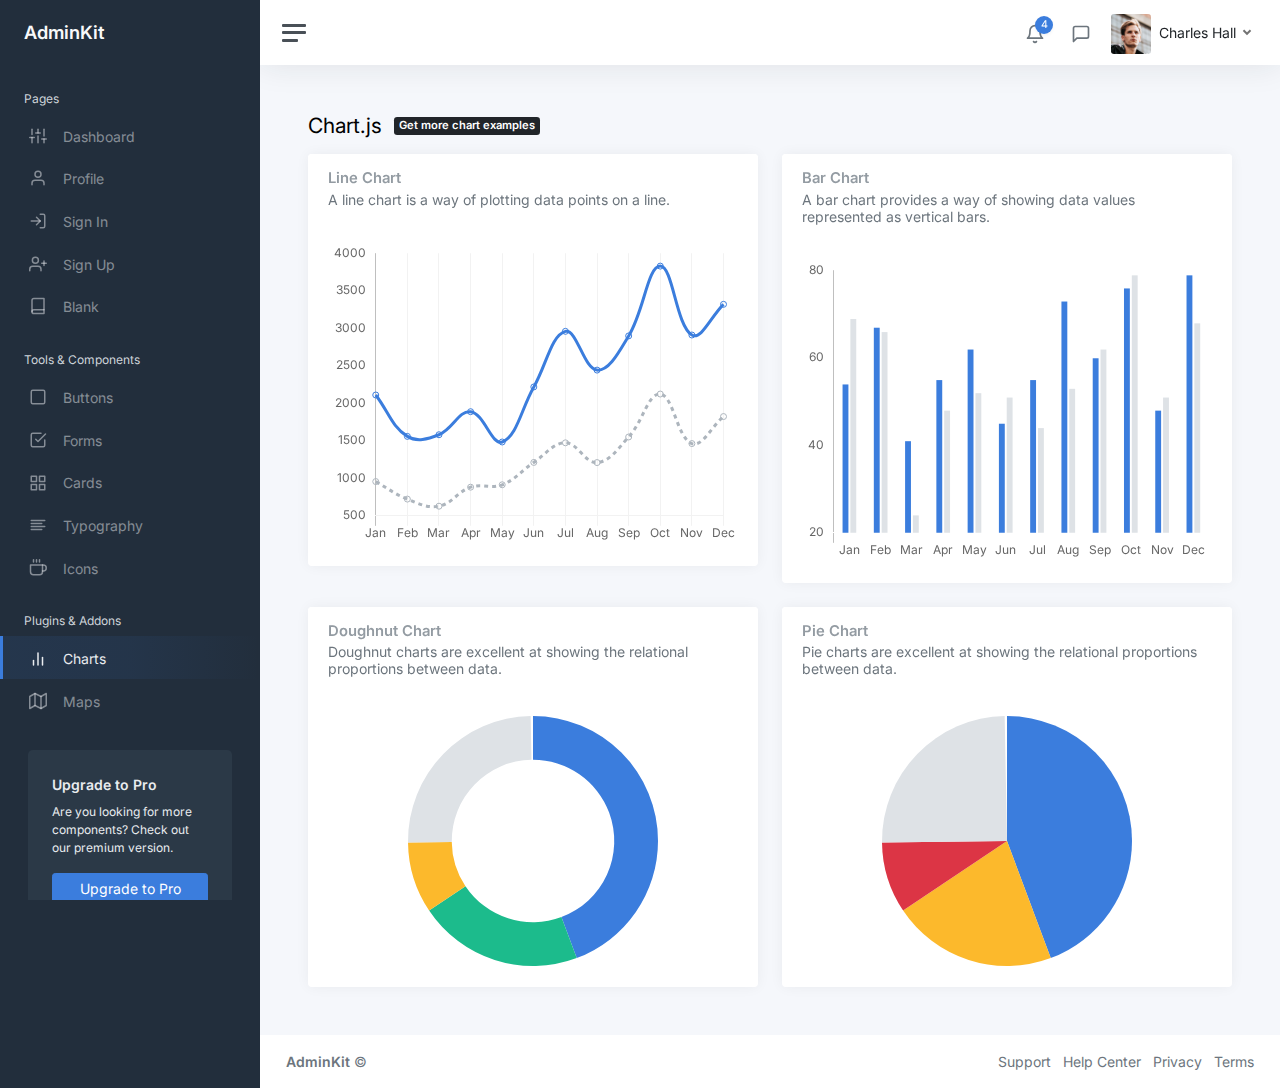
<file: public/adminkit/static/charts-chartjs.html>
<!DOCTYPE html>
<html lang="en">

<head>
	<meta charset="utf-8">
	<meta http-equiv="X-UA-Compatible" content="IE=edge">
	<meta name="viewport" content="width=device-width, initial-scale=1, shrink-to-fit=no">
	<meta name="description" content="Responsive Admin &amp; Dashboard Template based on Bootstrap 5">
	<meta name="author" content="AdminKit">
	<meta name="keywords" content="adminkit, bootstrap, bootstrap 5, admin, dashboard, template, responsive, css, sass, html, theme, front-end, ui kit, web">

	<link rel="preconnect" href="https://fonts.gstatic.com">
	<link rel="shortcut icon" href="img/icons/icon-48x48.png" />

	<link rel="canonical" href="https://demo-basic.adminkit.io/charts-chartjs.html" />

	<title>Chart.js | AdminKit Demo</title>

	<link href="css/app.css" rel="stylesheet">
	<link href="https://fonts.googleapis.com/css2?family=Inter:wght@300;400;600&display=swap" rel="stylesheet">
</head>

<body>
	<div class="wrapper">
		<nav id="sidebar" class="sidebar js-sidebar">
			<div class="sidebar-content js-simplebar">
				<a class="sidebar-brand" href="index.html">
          <span class="align-middle">AdminKit</span>
        </a>

				<ul class="sidebar-nav">
					<li class="sidebar-header">
						Pages
					</li>

					<li class="sidebar-item">
						<a class="sidebar-link" href="index.html">
              <i class="align-middle" data-feather="sliders"></i> <span class="align-middle">Dashboard</span>
            </a>
					</li>

					<li class="sidebar-item">
						<a class="sidebar-link" href="pages-profile.html">
              <i class="align-middle" data-feather="user"></i> <span class="align-middle">Profile</span>
            </a>
					</li>

					<li class="sidebar-item">
						<a class="sidebar-link" href="pages-sign-in.html">
              <i class="align-middle" data-feather="log-in"></i> <span class="align-middle">Sign In</span>
            </a>
					</li>

					<li class="sidebar-item">
						<a class="sidebar-link" href="pages-sign-up.html">
              <i class="align-middle" data-feather="user-plus"></i> <span class="align-middle">Sign Up</span>
            </a>
					</li>

					<li class="sidebar-item">
						<a class="sidebar-link" href="pages-blank.html">
              <i class="align-middle" data-feather="book"></i> <span class="align-middle">Blank</span>
            </a>
					</li>

					<li class="sidebar-header">
						Tools & Components
					</li>

					<li class="sidebar-item">
						<a class="sidebar-link" href="ui-buttons.html">
              <i class="align-middle" data-feather="square"></i> <span class="align-middle">Buttons</span>
            </a>
					</li>

					<li class="sidebar-item">
						<a class="sidebar-link" href="ui-forms.html">
              <i class="align-middle" data-feather="check-square"></i> <span class="align-middle">Forms</span>
            </a>
					</li>

					<li class="sidebar-item">
						<a class="sidebar-link" href="ui-cards.html">
              <i class="align-middle" data-feather="grid"></i> <span class="align-middle">Cards</span>
            </a>
					</li>

					<li class="sidebar-item">
						<a class="sidebar-link" href="ui-typography.html">
              <i class="align-middle" data-feather="align-left"></i> <span class="align-middle">Typography</span>
            </a>
					</li>

					<li class="sidebar-item">
						<a class="sidebar-link" href="icons-feather.html">
              <i class="align-middle" data-feather="coffee"></i> <span class="align-middle">Icons</span>
            </a>
					</li>

					<li class="sidebar-header">
						Plugins & Addons
					</li>

					<li class="sidebar-item active">
						<a class="sidebar-link" href="charts-chartjs.html">
              <i class="align-middle" data-feather="bar-chart-2"></i> <span class="align-middle">Charts</span>
            </a>
					</li>

					<li class="sidebar-item">
						<a class="sidebar-link" href="maps-google.html">
              <i class="align-middle" data-feather="map"></i> <span class="align-middle">Maps</span>
            </a>
					</li>
				</ul>

				<div class="sidebar-cta">
					<div class="sidebar-cta-content">
						<strong class="d-inline-block mb-2">Upgrade to Pro</strong>
						<div class="mb-3 text-sm">
							Are you looking for more components? Check out our premium version.
						</div>
						<div class="d-grid">
							<a href="upgrade-to-pro.html" class="btn btn-primary">Upgrade to Pro</a>
						</div>
					</div>
				</div>
			</div>
		</nav>

		<div class="main">
			<nav class="navbar navbar-expand navbar-light navbar-bg">
				<a class="sidebar-toggle js-sidebar-toggle">
          <i class="hamburger align-self-center"></i>
        </a>

				<div class="navbar-collapse collapse">
					<ul class="navbar-nav navbar-align">
						<li class="nav-item dropdown">
							<a class="nav-icon dropdown-toggle" href="#" id="alertsDropdown" data-bs-toggle="dropdown">
								<div class="position-relative">
									<i class="align-middle" data-feather="bell"></i>
									<span class="indicator">4</span>
								</div>
							</a>
							<div class="dropdown-menu dropdown-menu-lg dropdown-menu-end py-0" aria-labelledby="alertsDropdown">
								<div class="dropdown-menu-header">
									4 New Notifications
								</div>
								<div class="list-group">
									<a href="#" class="list-group-item">
										<div class="row g-0 align-items-center">
											<div class="col-2">
												<i class="text-danger" data-feather="alert-circle"></i>
											</div>
											<div class="col-10">
												<div class="text-dark">Update completed</div>
												<div class="text-muted small mt-1">Restart server 12 to complete the update.</div>
												<div class="text-muted small mt-1">30m ago</div>
											</div>
										</div>
									</a>
									<a href="#" class="list-group-item">
										<div class="row g-0 align-items-center">
											<div class="col-2">
												<i class="text-warning" data-feather="bell"></i>
											</div>
											<div class="col-10">
												<div class="text-dark">Lorem ipsum</div>
												<div class="text-muted small mt-1">Aliquam ex eros, imperdiet vulputate hendrerit et.</div>
												<div class="text-muted small mt-1">2h ago</div>
											</div>
										</div>
									</a>
									<a href="#" class="list-group-item">
										<div class="row g-0 align-items-center">
											<div class="col-2">
												<i class="text-primary" data-feather="home"></i>
											</div>
											<div class="col-10">
												<div class="text-dark">Login from 192.186.1.8</div>
												<div class="text-muted small mt-1">5h ago</div>
											</div>
										</div>
									</a>
									<a href="#" class="list-group-item">
										<div class="row g-0 align-items-center">
											<div class="col-2">
												<i class="text-success" data-feather="user-plus"></i>
											</div>
											<div class="col-10">
												<div class="text-dark">New connection</div>
												<div class="text-muted small mt-1">Christina accepted your request.</div>
												<div class="text-muted small mt-1">14h ago</div>
											</div>
										</div>
									</a>
								</div>
								<div class="dropdown-menu-footer">
									<a href="#" class="text-muted">Show all notifications</a>
								</div>
							</div>
						</li>
						<li class="nav-item dropdown">
							<a class="nav-icon dropdown-toggle" href="#" id="messagesDropdown" data-bs-toggle="dropdown">
								<div class="position-relative">
									<i class="align-middle" data-feather="message-square"></i>
								</div>
							</a>
							<div class="dropdown-menu dropdown-menu-lg dropdown-menu-end py-0" aria-labelledby="messagesDropdown">
								<div class="dropdown-menu-header">
									<div class="position-relative">
										4 New Messages
									</div>
								</div>
								<div class="list-group">
									<a href="#" class="list-group-item">
										<div class="row g-0 align-items-center">
											<div class="col-2">
												<img src="img/avatars/avatar-5.jpg" class="avatar img-fluid rounded-circle" alt="Vanessa Tucker">
											</div>
											<div class="col-10 ps-2">
												<div class="text-dark">Vanessa Tucker</div>
												<div class="text-muted small mt-1">Nam pretium turpis et arcu. Duis arcu tortor.</div>
												<div class="text-muted small mt-1">15m ago</div>
											</div>
										</div>
									</a>
									<a href="#" class="list-group-item">
										<div class="row g-0 align-items-center">
											<div class="col-2">
												<img src="img/avatars/avatar-2.jpg" class="avatar img-fluid rounded-circle" alt="William Harris">
											</div>
											<div class="col-10 ps-2">
												<div class="text-dark">William Harris</div>
												<div class="text-muted small mt-1">Curabitur ligula sapien euismod vitae.</div>
												<div class="text-muted small mt-1">2h ago</div>
											</div>
										</div>
									</a>
									<a href="#" class="list-group-item">
										<div class="row g-0 align-items-center">
											<div class="col-2">
												<img src="img/avatars/avatar-4.jpg" class="avatar img-fluid rounded-circle" alt="Christina Mason">
											</div>
											<div class="col-10 ps-2">
												<div class="text-dark">Christina Mason</div>
												<div class="text-muted small mt-1">Pellentesque auctor neque nec urna.</div>
												<div class="text-muted small mt-1">4h ago</div>
											</div>
										</div>
									</a>
									<a href="#" class="list-group-item">
										<div class="row g-0 align-items-center">
											<div class="col-2">
												<img src="img/avatars/avatar-3.jpg" class="avatar img-fluid rounded-circle" alt="Sharon Lessman">
											</div>
											<div class="col-10 ps-2">
												<div class="text-dark">Sharon Lessman</div>
												<div class="text-muted small mt-1">Aenean tellus metus, bibendum sed, posuere ac, mattis non.</div>
												<div class="text-muted small mt-1">5h ago</div>
											</div>
										</div>
									</a>
								</div>
								<div class="dropdown-menu-footer">
									<a href="#" class="text-muted">Show all messages</a>
								</div>
							</div>
						</li>
						<li class="nav-item dropdown">
							<a class="nav-icon dropdown-toggle d-inline-block d-sm-none" href="#" data-bs-toggle="dropdown">
                <i class="align-middle" data-feather="settings"></i>
              </a>

							<a class="nav-link dropdown-toggle d-none d-sm-inline-block" href="#" data-bs-toggle="dropdown">
                <img src="img/avatars/avatar.jpg" class="avatar img-fluid rounded me-1" alt="Charles Hall" /> <span class="text-dark">Charles Hall</span>
              </a>
							<div class="dropdown-menu dropdown-menu-end">
								<a class="dropdown-item" href="pages-profile.html"><i class="align-middle me-1" data-feather="user"></i> Profile</a>
								<a class="dropdown-item" href="#"><i class="align-middle me-1" data-feather="pie-chart"></i> Analytics</a>
								<div class="dropdown-divider"></div>
								<a class="dropdown-item" href="index.html"><i class="align-middle me-1" data-feather="settings"></i> Settings & Privacy</a>
								<a class="dropdown-item" href="#"><i class="align-middle me-1" data-feather="help-circle"></i> Help Center</a>
								<div class="dropdown-divider"></div>
								<a class="dropdown-item" href="#">Log out</a>
							</div>
						</li>
					</ul>
				</div>
			</nav>

			<main class="content">
				<div class="container-fluid p-0">

					<div class="mb-3">
						<h1 class="h3 d-inline align-middle">Chart.js</h1>
						<a class="badge bg-dark text-white ms-2" href="upgrade-to-pro.html">
      Get more chart examples
  </a>
					</div>
					<div class="row">
						<div class="col-12 col-lg-6">
							<div class="card flex-fill w-100">
								<div class="card-header">
									<h5 class="card-title">Line Chart</h5>
									<h6 class="card-subtitle text-muted">A line chart is a way of plotting data points on a line.</h6>
								</div>
								<div class="card-body">
									<div class="chart">
										<canvas id="chartjs-line"></canvas>
									</div>
								</div>
							</div>
						</div>

						<div class="col-12 col-lg-6">
							<div class="card">
								<div class="card-header">
									<h5 class="card-title">Bar Chart</h5>
									<h6 class="card-subtitle text-muted">A bar chart provides a way of showing data values represented as vertical bars.</h6>
								</div>
								<div class="card-body">
									<div class="chart">
										<canvas id="chartjs-bar"></canvas>
									</div>
								</div>
							</div>
						</div>

						<div class="col-12 col-lg-6">
							<div class="card">
								<div class="card-header">
									<h5 class="card-title">Doughnut Chart</h5>
									<h6 class="card-subtitle text-muted">Doughnut charts are excellent at showing the relational proportions between data.</h6>
								</div>
								<div class="card-body">
									<div class="chart chart-sm">
										<canvas id="chartjs-doughnut"></canvas>
									</div>
								</div>
							</div>
						</div>

						<div class="col-12 col-lg-6">
							<div class="card">
								<div class="card-header">
									<h5 class="card-title">Pie Chart</h5>
									<h6 class="card-subtitle text-muted">Pie charts are excellent at showing the relational proportions between data.</h6>
								</div>
								<div class="card-body">
									<div class="chart chart-sm">
										<canvas id="chartjs-pie"></canvas>
									</div>
								</div>
							</div>
						</div>
					</div>

				</div>
			</main>

			<footer class="footer">
				<div class="container-fluid">
					<div class="row text-muted">
						<div class="col-6 text-start">
							<p class="mb-0">
								<a class="text-muted" href="https://adminkit.io/" target="_blank"><strong>AdminKit</strong></a> &copy;
							</p>
						</div>
						<div class="col-6 text-end">
							<ul class="list-inline">
								<li class="list-inline-item">
									<a class="text-muted" href="https://adminkit.io/" target="_blank">Support</a>
								</li>
								<li class="list-inline-item">
									<a class="text-muted" href="https://adminkit.io/" target="_blank">Help Center</a>
								</li>
								<li class="list-inline-item">
									<a class="text-muted" href="https://adminkit.io/" target="_blank">Privacy</a>
								</li>
								<li class="list-inline-item">
									<a class="text-muted" href="https://adminkit.io/" target="_blank">Terms</a>
								</li>
							</ul>
						</div>
					</div>
				</div>
			</footer>
		</div>
	</div>

	<script src="js/app.js"></script>

	<script>
		document.addEventListener("DOMContentLoaded", function() {
			// Line chart
			new Chart(document.getElementById("chartjs-line"), {
				type: "line",
				data: {
					labels: ["Jan", "Feb", "Mar", "Apr", "May", "Jun", "Jul", "Aug", "Sep", "Oct", "Nov", "Dec"],
					datasets: [{
						label: "Sales ($)",
						fill: true,
						backgroundColor: "transparent",
						borderColor: window.theme.primary,
						data: [2115, 1562, 1584, 1892, 1487, 2223, 2966, 2448, 2905, 3838, 2917, 3327]
					}, {
						label: "Orders",
						fill: true,
						backgroundColor: "transparent",
						borderColor: "#adb5bd",
						borderDash: [4, 4],
						data: [958, 724, 629, 883, 915, 1214, 1476, 1212, 1554, 2128, 1466, 1827]
					}]
				},
				options: {
					maintainAspectRatio: false,
					legend: {
						display: false
					},
					tooltips: {
						intersect: false
					},
					hover: {
						intersect: true
					},
					plugins: {
						filler: {
							propagate: false
						}
					},
					scales: {
						xAxes: [{
							reverse: true,
							gridLines: {
								color: "rgba(0,0,0,0.05)"
							}
						}],
						yAxes: [{
							ticks: {
								stepSize: 500
							},
							display: true,
							borderDash: [5, 5],
							gridLines: {
								color: "rgba(0,0,0,0)",
								fontColor: "#fff"
							}
						}]
					}
				}
			});
		});
	</script>
	<script>
		document.addEventListener("DOMContentLoaded", function() {
			// Bar chart
			new Chart(document.getElementById("chartjs-bar"), {
				type: "bar",
				data: {
					labels: ["Jan", "Feb", "Mar", "Apr", "May", "Jun", "Jul", "Aug", "Sep", "Oct", "Nov", "Dec"],
					datasets: [{
						label: "Last year",
						backgroundColor: window.theme.primary,
						borderColor: window.theme.primary,
						hoverBackgroundColor: window.theme.primary,
						hoverBorderColor: window.theme.primary,
						data: [54, 67, 41, 55, 62, 45, 55, 73, 60, 76, 48, 79],
						barPercentage: .75,
						categoryPercentage: .5
					}, {
						label: "This year",
						backgroundColor: "#dee2e6",
						borderColor: "#dee2e6",
						hoverBackgroundColor: "#dee2e6",
						hoverBorderColor: "#dee2e6",
						data: [69, 66, 24, 48, 52, 51, 44, 53, 62, 79, 51, 68],
						barPercentage: .75,
						categoryPercentage: .5
					}]
				},
				options: {
					maintainAspectRatio: false,
					legend: {
						display: false
					},
					scales: {
						yAxes: [{
							gridLines: {
								display: false
							},
							stacked: false,
							ticks: {
								stepSize: 20
							}
						}],
						xAxes: [{
							stacked: false,
							gridLines: {
								color: "transparent"
							}
						}]
					}
				}
			});
		});
	</script>
	<script>
		document.addEventListener("DOMContentLoaded", function() {
			// Doughnut chart
			new Chart(document.getElementById("chartjs-doughnut"), {
				type: "doughnut",
				data: {
					labels: ["Social", "Search Engines", "Direct", "Other"],
					datasets: [{
						data: [260, 125, 54, 146],
						backgroundColor: [
							window.theme.primary,
							window.theme.success,
							window.theme.warning,
							"#dee2e6"
						],
						borderColor: "transparent"
					}]
				},
				options: {
					maintainAspectRatio: false,
					cutoutPercentage: 65,
					legend: {
						display: false
					}
				}
			});
		});
	</script>
	<script>
		document.addEventListener("DOMContentLoaded", function() {
			// Pie chart
			new Chart(document.getElementById("chartjs-pie"), {
				type: "pie",
				data: {
					labels: ["Social", "Search Engines", "Direct", "Other"],
					datasets: [{
						data: [260, 125, 54, 146],
						backgroundColor: [
							window.theme.primary,
							window.theme.warning,
							window.theme.danger,
							"#dee2e6"
						],
						borderColor: "transparent"
					}]
				},
				options: {
					maintainAspectRatio: false,
					legend: {
						display: false
					}
				}
			});
		});
	</script>
	<script>
		document.addEventListener("DOMContentLoaded", function() {
			// Radar chart
			new Chart(document.getElementById("chartjs-radar"), {
				type: "radar",
				data: {
					labels: ["Speed", "Reliability", "Comfort", "Safety", "Efficiency"],
					datasets: [{
						label: "Model X",
						backgroundColor: "rgba(0, 123, 255, 0.2)",
						borderColor: window.theme.primary,
						pointBackgroundColor: window.theme.primary,
						pointBorderColor: "#fff",
						pointHoverBackgroundColor: "#fff",
						pointHoverBorderColor: window.theme.primary,
						data: [70, 53, 82, 60, 33]
					}, {
						label: "Model S",
						backgroundColor: "rgba(220, 53, 69, 0.2)",
						borderColor: window.theme.danger,
						pointBackgroundColor: window.theme.danger,
						pointBorderColor: "#fff",
						pointHoverBackgroundColor: "#fff",
						pointHoverBorderColor: window.theme.danger,
						data: [35, 38, 65, 85, 84]
					}]
				},
				options: {
					maintainAspectRatio: false
				}
			});
		});
	</script>
	<script>
		document.addEventListener("DOMContentLoaded", function() {
			// Polar Area chart
			new Chart(document.getElementById("chartjs-polar-area"), {
				type: "polarArea",
				data: {
					labels: ["Speed", "Reliability", "Comfort", "Safety", "Efficiency"],
					datasets: [{
						label: "Model S",
						data: [35, 38, 65, 70, 24],
						backgroundColor: [
							window.theme.primary,
							window.theme.success,
							window.theme.danger,
							window.theme.warning,
							window.theme.info
						]
					}]
				},
				options: {
					maintainAspectRatio: false
				}
			});
		});
	</script>

</body>

</html>
</file>
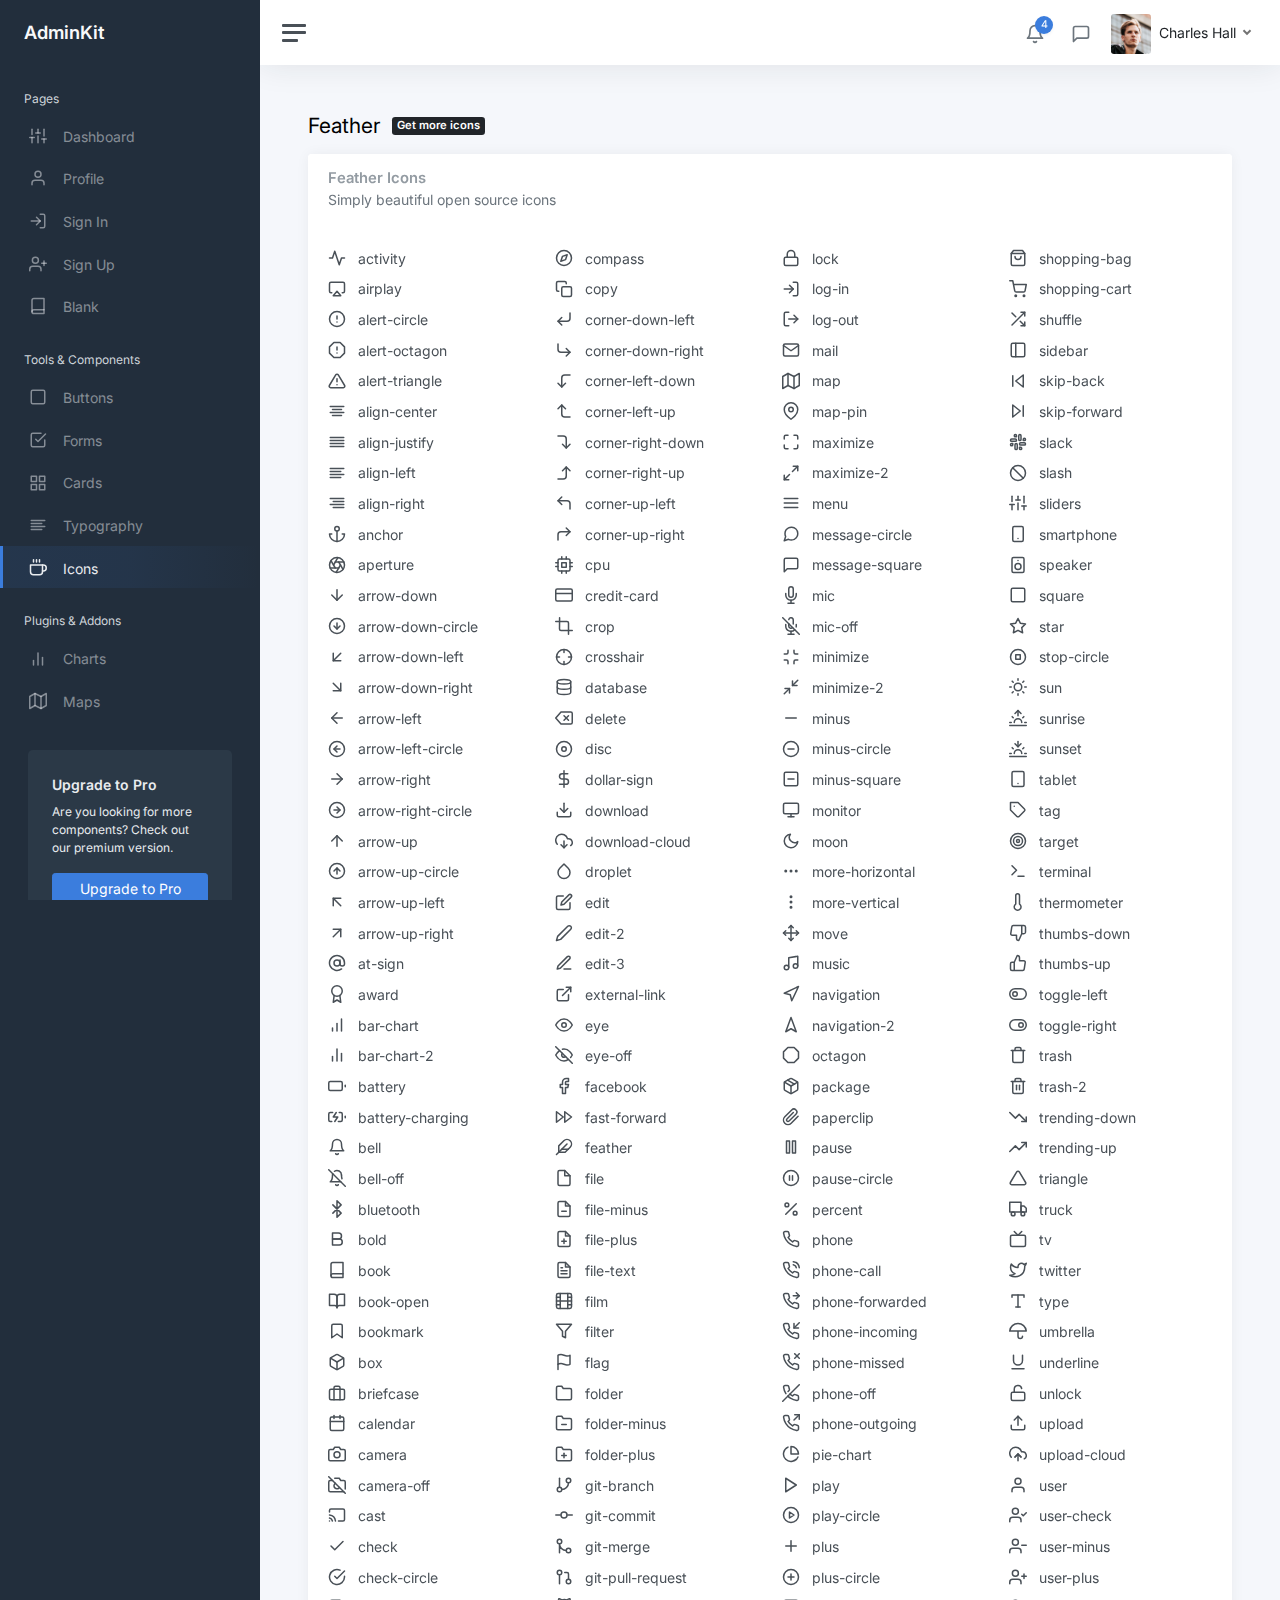
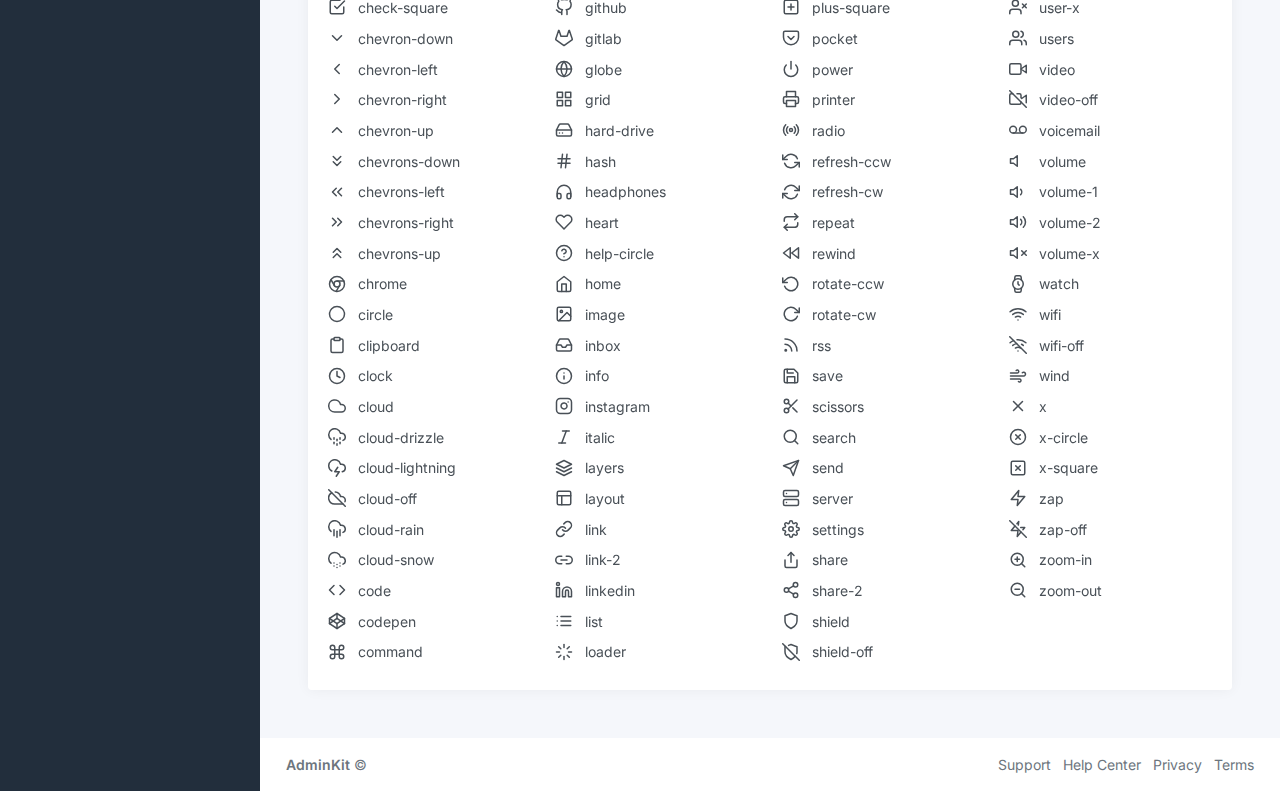
<file: public/adminkit/static/icons-feather.html>
<!DOCTYPE html>
<html lang="en">

<head>
	<meta charset="utf-8">
	<meta http-equiv="X-UA-Compatible" content="IE=edge">
	<meta name="viewport" content="width=device-width, initial-scale=1, shrink-to-fit=no">
	<meta name="description" content="Responsive Admin &amp; Dashboard Template based on Bootstrap 5">
	<meta name="author" content="AdminKit">
	<meta name="keywords" content="adminkit, bootstrap, bootstrap 5, admin, dashboard, template, responsive, css, sass, html, theme, front-end, ui kit, web">

	<link rel="preconnect" href="https://fonts.gstatic.com">
	<link rel="shortcut icon" href="img/icons/icon-48x48.png" />

	<link rel="canonical" href="https://demo-basic.adminkit.io/icons-feather.html" />

	<title>Feather | AdminKit Demo</title>

	<link href="css/app.css" rel="stylesheet">
	<link href="https://fonts.googleapis.com/css2?family=Inter:wght@300;400;600&display=swap" rel="stylesheet">
</head>

<body>
	<div class="wrapper">
		<nav id="sidebar" class="sidebar js-sidebar">
			<div class="sidebar-content js-simplebar">
				<a class="sidebar-brand" href="index.html">
          <span class="align-middle">AdminKit</span>
        </a>

				<ul class="sidebar-nav">
					<li class="sidebar-header">
						Pages
					</li>

					<li class="sidebar-item">
						<a class="sidebar-link" href="index.html">
              <i class="align-middle" data-feather="sliders"></i> <span class="align-middle">Dashboard</span>
            </a>
					</li>

					<li class="sidebar-item">
						<a class="sidebar-link" href="pages-profile.html">
              <i class="align-middle" data-feather="user"></i> <span class="align-middle">Profile</span>
            </a>
					</li>

					<li class="sidebar-item">
						<a class="sidebar-link" href="pages-sign-in.html">
              <i class="align-middle" data-feather="log-in"></i> <span class="align-middle">Sign In</span>
            </a>
					</li>

					<li class="sidebar-item">
						<a class="sidebar-link" href="pages-sign-up.html">
              <i class="align-middle" data-feather="user-plus"></i> <span class="align-middle">Sign Up</span>
            </a>
					</li>

					<li class="sidebar-item">
						<a class="sidebar-link" href="pages-blank.html">
              <i class="align-middle" data-feather="book"></i> <span class="align-middle">Blank</span>
            </a>
					</li>

					<li class="sidebar-header">
						Tools & Components
					</li>

					<li class="sidebar-item">
						<a class="sidebar-link" href="ui-buttons.html">
              <i class="align-middle" data-feather="square"></i> <span class="align-middle">Buttons</span>
            </a>
					</li>

					<li class="sidebar-item">
						<a class="sidebar-link" href="ui-forms.html">
              <i class="align-middle" data-feather="check-square"></i> <span class="align-middle">Forms</span>
            </a>
					</li>

					<li class="sidebar-item">
						<a class="sidebar-link" href="ui-cards.html">
              <i class="align-middle" data-feather="grid"></i> <span class="align-middle">Cards</span>
            </a>
					</li>

					<li class="sidebar-item">
						<a class="sidebar-link" href="ui-typography.html">
              <i class="align-middle" data-feather="align-left"></i> <span class="align-middle">Typography</span>
            </a>
					</li>

					<li class="sidebar-item active">
						<a class="sidebar-link" href="icons-feather.html">
              <i class="align-middle" data-feather="coffee"></i> <span class="align-middle">Icons</span>
            </a>
					</li>

					<li class="sidebar-header">
						Plugins & Addons
					</li>

					<li class="sidebar-item">
						<a class="sidebar-link" href="charts-chartjs.html">
              <i class="align-middle" data-feather="bar-chart-2"></i> <span class="align-middle">Charts</span>
            </a>
					</li>

					<li class="sidebar-item">
						<a class="sidebar-link" href="maps-google.html">
              <i class="align-middle" data-feather="map"></i> <span class="align-middle">Maps</span>
            </a>
					</li>
				</ul>

				<div class="sidebar-cta">
					<div class="sidebar-cta-content">
						<strong class="d-inline-block mb-2">Upgrade to Pro</strong>
						<div class="mb-3 text-sm">
							Are you looking for more components? Check out our premium version.
						</div>
						<div class="d-grid">
							<a href="upgrade-to-pro.html" class="btn btn-primary">Upgrade to Pro</a>
						</div>
					</div>
				</div>
			</div>
		</nav>

		<div class="main">
			<nav class="navbar navbar-expand navbar-light navbar-bg">
				<a class="sidebar-toggle js-sidebar-toggle">
          <i class="hamburger align-self-center"></i>
        </a>

				<div class="navbar-collapse collapse">
					<ul class="navbar-nav navbar-align">
						<li class="nav-item dropdown">
							<a class="nav-icon dropdown-toggle" href="#" id="alertsDropdown" data-bs-toggle="dropdown">
								<div class="position-relative">
									<i class="align-middle" data-feather="bell"></i>
									<span class="indicator">4</span>
								</div>
							</a>
							<div class="dropdown-menu dropdown-menu-lg dropdown-menu-end py-0" aria-labelledby="alertsDropdown">
								<div class="dropdown-menu-header">
									4 New Notifications
								</div>
								<div class="list-group">
									<a href="#" class="list-group-item">
										<div class="row g-0 align-items-center">
											<div class="col-2">
												<i class="text-danger" data-feather="alert-circle"></i>
											</div>
											<div class="col-10">
												<div class="text-dark">Update completed</div>
												<div class="text-muted small mt-1">Restart server 12 to complete the update.</div>
												<div class="text-muted small mt-1">30m ago</div>
											</div>
										</div>
									</a>
									<a href="#" class="list-group-item">
										<div class="row g-0 align-items-center">
											<div class="col-2">
												<i class="text-warning" data-feather="bell"></i>
											</div>
											<div class="col-10">
												<div class="text-dark">Lorem ipsum</div>
												<div class="text-muted small mt-1">Aliquam ex eros, imperdiet vulputate hendrerit et.</div>
												<div class="text-muted small mt-1">2h ago</div>
											</div>
										</div>
									</a>
									<a href="#" class="list-group-item">
										<div class="row g-0 align-items-center">
											<div class="col-2">
												<i class="text-primary" data-feather="home"></i>
											</div>
											<div class="col-10">
												<div class="text-dark">Login from 192.186.1.8</div>
												<div class="text-muted small mt-1">5h ago</div>
											</div>
										</div>
									</a>
									<a href="#" class="list-group-item">
										<div class="row g-0 align-items-center">
											<div class="col-2">
												<i class="text-success" data-feather="user-plus"></i>
											</div>
											<div class="col-10">
												<div class="text-dark">New connection</div>
												<div class="text-muted small mt-1">Christina accepted your request.</div>
												<div class="text-muted small mt-1">14h ago</div>
											</div>
										</div>
									</a>
								</div>
								<div class="dropdown-menu-footer">
									<a href="#" class="text-muted">Show all notifications</a>
								</div>
							</div>
						</li>
						<li class="nav-item dropdown">
							<a class="nav-icon dropdown-toggle" href="#" id="messagesDropdown" data-bs-toggle="dropdown">
								<div class="position-relative">
									<i class="align-middle" data-feather="message-square"></i>
								</div>
							</a>
							<div class="dropdown-menu dropdown-menu-lg dropdown-menu-end py-0" aria-labelledby="messagesDropdown">
								<div class="dropdown-menu-header">
									<div class="position-relative">
										4 New Messages
									</div>
								</div>
								<div class="list-group">
									<a href="#" class="list-group-item">
										<div class="row g-0 align-items-center">
											<div class="col-2">
												<img src="img/avatars/avatar-5.jpg" class="avatar img-fluid rounded-circle" alt="Vanessa Tucker">
											</div>
											<div class="col-10 ps-2">
												<div class="text-dark">Vanessa Tucker</div>
												<div class="text-muted small mt-1">Nam pretium turpis et arcu. Duis arcu tortor.</div>
												<div class="text-muted small mt-1">15m ago</div>
											</div>
										</div>
									</a>
									<a href="#" class="list-group-item">
										<div class="row g-0 align-items-center">
											<div class="col-2">
												<img src="img/avatars/avatar-2.jpg" class="avatar img-fluid rounded-circle" alt="William Harris">
											</div>
											<div class="col-10 ps-2">
												<div class="text-dark">William Harris</div>
												<div class="text-muted small mt-1">Curabitur ligula sapien euismod vitae.</div>
												<div class="text-muted small mt-1">2h ago</div>
											</div>
										</div>
									</a>
									<a href="#" class="list-group-item">
										<div class="row g-0 align-items-center">
											<div class="col-2">
												<img src="img/avatars/avatar-4.jpg" class="avatar img-fluid rounded-circle" alt="Christina Mason">
											</div>
											<div class="col-10 ps-2">
												<div class="text-dark">Christina Mason</div>
												<div class="text-muted small mt-1">Pellentesque auctor neque nec urna.</div>
												<div class="text-muted small mt-1">4h ago</div>
											</div>
										</div>
									</a>
									<a href="#" class="list-group-item">
										<div class="row g-0 align-items-center">
											<div class="col-2">
												<img src="img/avatars/avatar-3.jpg" class="avatar img-fluid rounded-circle" alt="Sharon Lessman">
											</div>
											<div class="col-10 ps-2">
												<div class="text-dark">Sharon Lessman</div>
												<div class="text-muted small mt-1">Aenean tellus metus, bibendum sed, posuere ac, mattis non.</div>
												<div class="text-muted small mt-1">5h ago</div>
											</div>
										</div>
									</a>
								</div>
								<div class="dropdown-menu-footer">
									<a href="#" class="text-muted">Show all messages</a>
								</div>
							</div>
						</li>
						<li class="nav-item dropdown">
							<a class="nav-icon dropdown-toggle d-inline-block d-sm-none" href="#" data-bs-toggle="dropdown">
                <i class="align-middle" data-feather="settings"></i>
              </a>

							<a class="nav-link dropdown-toggle d-none d-sm-inline-block" href="#" data-bs-toggle="dropdown">
                <img src="img/avatars/avatar.jpg" class="avatar img-fluid rounded me-1" alt="Charles Hall" /> <span class="text-dark">Charles Hall</span>
              </a>
							<div class="dropdown-menu dropdown-menu-end">
								<a class="dropdown-item" href="pages-profile.html"><i class="align-middle me-1" data-feather="user"></i> Profile</a>
								<a class="dropdown-item" href="#"><i class="align-middle me-1" data-feather="pie-chart"></i> Analytics</a>
								<div class="dropdown-divider"></div>
								<a class="dropdown-item" href="index.html"><i class="align-middle me-1" data-feather="settings"></i> Settings & Privacy</a>
								<a class="dropdown-item" href="#"><i class="align-middle me-1" data-feather="help-circle"></i> Help Center</a>
								<div class="dropdown-divider"></div>
								<a class="dropdown-item" href="#">Log out</a>
							</div>
						</li>
					</ul>
				</div>
			</nav>

			<main class="content">
				<div class="container-fluid p-0">

					<div class="mb-3">
						<h1 class="h3 d-inline align-middle">Feather</h1>
						<a class="badge bg-dark text-white ms-2" href="upgrade-to-pro.html">
      Get more icons
  </a>
					</div>
					<div class="card">
						<div class="card-header">
							<h3 class="card-title">Feather Icons</h3>
							<h6 class="card-subtitle text-muted">Simply beautiful open source icons</h6>
						</div>
						<div class="card-body">
							<div class="row">
								<div class="col-12 col-md-6 col-lg-3">
									<div class="mb-2">
										<i class="align-middle me-2" data-feather="activity"></i> <span class="align-middle">activity</span>
									</div>
									<div class="mb-2">
										<i class="align-middle me-2" data-feather="airplay"></i> <span class="align-middle">airplay</span>
									</div>
									<div class="mb-2">
										<i class="align-middle me-2" data-feather="alert-circle"></i> <span class="align-middle">alert-circle</span>
									</div>
									<div class="mb-2">
										<i class="align-middle me-2" data-feather="alert-octagon"></i> <span class="align-middle">alert-octagon</span>
									</div>
									<div class="mb-2">
										<i class="align-middle me-2" data-feather="alert-triangle"></i> <span class="align-middle">alert-triangle</span>
									</div>
									<div class="mb-2">
										<i class="align-middle me-2" data-feather="align-center"></i> <span class="align-middle">align-center</span>
									</div>
									<div class="mb-2">
										<i class="align-middle me-2" data-feather="align-justify"></i> <span class="align-middle">align-justify</span>
									</div>
									<div class="mb-2">
										<i class="align-middle me-2" data-feather="align-left"></i> <span class="align-middle">align-left</span>
									</div>
									<div class="mb-2">
										<i class="align-middle me-2" data-feather="align-right"></i> <span class="align-middle">align-right</span>
									</div>
									<div class="mb-2">
										<i class="align-middle me-2" data-feather="anchor"></i> <span class="align-middle">anchor</span>
									</div>
									<div class="mb-2">
										<i class="align-middle me-2" data-feather="aperture"></i> <span class="align-middle">aperture</span>
									</div>
									<div class="mb-2">
										<i class="align-middle me-2" data-feather="arrow-down"></i> <span class="align-middle">arrow-down</span>
									</div>
									<div class="mb-2">
										<i class="align-middle me-2" data-feather="arrow-down-circle"></i> <span class="align-middle">arrow-down-circle</span>
									</div>
									<div class="mb-2">
										<i class="align-middle me-2" data-feather="arrow-down-left"></i> <span class="align-middle">arrow-down-left</span>
									</div>
									<div class="mb-2">
										<i class="align-middle me-2" data-feather="arrow-down-right"></i> <span class="align-middle">arrow-down-right</span>
									</div>
									<div class="mb-2">
										<i class="align-middle me-2" data-feather="arrow-left"></i> <span class="align-middle">arrow-left</span>
									</div>
									<div class="mb-2">
										<i class="align-middle me-2" data-feather="arrow-left-circle"></i> <span class="align-middle">arrow-left-circle</span>
									</div>
									<div class="mb-2">
										<i class="align-middle me-2" data-feather="arrow-right"></i> <span class="align-middle">arrow-right</span>
									</div>
									<div class="mb-2">
										<i class="align-middle me-2" data-feather="arrow-right-circle"></i> <span class="align-middle">arrow-right-circle</span>
									</div>
									<div class="mb-2">
										<i class="align-middle me-2" data-feather="arrow-up"></i> <span class="align-middle">arrow-up</span>
									</div>
									<div class="mb-2">
										<i class="align-middle me-2" data-feather="arrow-up-circle"></i> <span class="align-middle">arrow-up-circle</span>
									</div>
									<div class="mb-2">
										<i class="align-middle me-2" data-feather="arrow-up-left"></i> <span class="align-middle">arrow-up-left</span>
									</div>
									<div class="mb-2">
										<i class="align-middle me-2" data-feather="arrow-up-right"></i> <span class="align-middle">arrow-up-right</span>
									</div>
									<div class="mb-2">
										<i class="align-middle me-2" data-feather="at-sign"></i> <span class="align-middle">at-sign</span>
									</div>
									<div class="mb-2">
										<i class="align-middle me-2" data-feather="award"></i> <span class="align-middle">award</span>
									</div>
									<div class="mb-2">
										<i class="align-middle me-2" data-feather="bar-chart"></i> <span class="align-middle">bar-chart</span>
									</div>
									<div class="mb-2">
										<i class="align-middle me-2" data-feather="bar-chart-2"></i> <span class="align-middle">bar-chart-2</span>
									</div>
									<div class="mb-2">
										<i class="align-middle me-2" data-feather="battery"></i> <span class="align-middle">battery</span>
									</div>
									<div class="mb-2">
										<i class="align-middle me-2" data-feather="battery-charging"></i> <span class="align-middle">battery-charging</span>
									</div>
									<div class="mb-2">
										<i class="align-middle me-2" data-feather="bell"></i> <span class="align-middle">bell</span>
									</div>
									<div class="mb-2">
										<i class="align-middle me-2" data-feather="bell-off"></i> <span class="align-middle">bell-off</span>
									</div>
									<div class="mb-2">
										<i class="align-middle me-2" data-feather="bluetooth"></i> <span class="align-middle">bluetooth</span>
									</div>
									<div class="mb-2">
										<i class="align-middle me-2" data-feather="bold"></i> <span class="align-middle">bold</span>
									</div>
									<div class="mb-2">
										<i class="align-middle me-2" data-feather="book"></i> <span class="align-middle">book</span>
									</div>
									<div class="mb-2">
										<i class="align-middle me-2" data-feather="book-open"></i> <span class="align-middle">book-open</span>
									</div>
									<div class="mb-2">
										<i class="align-middle me-2" data-feather="bookmark"></i> <span class="align-middle">bookmark</span>
									</div>
									<div class="mb-2">
										<i class="align-middle me-2" data-feather="box"></i> <span class="align-middle">box</span>
									</div>
									<div class="mb-2">
										<i class="align-middle me-2" data-feather="briefcase"></i> <span class="align-middle">briefcase</span>
									</div>
									<div class="mb-2">
										<i class="align-middle me-2" data-feather="calendar"></i> <span class="align-middle">calendar</span>
									</div>
									<div class="mb-2">
										<i class="align-middle me-2" data-feather="camera"></i> <span class="align-middle">camera</span>
									</div>
									<div class="mb-2">
										<i class="align-middle me-2" data-feather="camera-off"></i> <span class="align-middle">camera-off</span>
									</div>
									<div class="mb-2">
										<i class="align-middle me-2" data-feather="cast"></i> <span class="align-middle">cast</span>
									</div>
									<div class="mb-2">
										<i class="align-middle me-2" data-feather="check"></i> <span class="align-middle">check</span>
									</div>
									<div class="mb-2">
										<i class="align-middle me-2" data-feather="check-circle"></i> <span class="align-middle">check-circle</span>
									</div>
									<div class="mb-2">
										<i class="align-middle me-2" data-feather="check-square"></i> <span class="align-middle">check-square</span>
									</div>
									<div class="mb-2">
										<i class="align-middle me-2" data-feather="chevron-down"></i> <span class="align-middle">chevron-down</span>
									</div>
									<div class="mb-2">
										<i class="align-middle me-2" data-feather="chevron-left"></i> <span class="align-middle">chevron-left</span>
									</div>
									<div class="mb-2">
										<i class="align-middle me-2" data-feather="chevron-right"></i> <span class="align-middle">chevron-right</span>
									</div>
									<div class="mb-2">
										<i class="align-middle me-2" data-feather="chevron-up"></i> <span class="align-middle">chevron-up</span>
									</div>
									<div class="mb-2">
										<i class="align-middle me-2" data-feather="chevrons-down"></i> <span class="align-middle">chevrons-down</span>
									</div>
									<div class="mb-2">
										<i class="align-middle me-2" data-feather="chevrons-left"></i> <span class="align-middle">chevrons-left</span>
									</div>
									<div class="mb-2">
										<i class="align-middle me-2" data-feather="chevrons-right"></i> <span class="align-middle">chevrons-right</span>
									</div>
									<div class="mb-2">
										<i class="align-middle me-2" data-feather="chevrons-up"></i> <span class="align-middle">chevrons-up</span>
									</div>
									<div class="mb-2">
										<i class="align-middle me-2" data-feather="chrome"></i> <span class="align-middle">chrome</span>
									</div>
									<div class="mb-2">
										<i class="align-middle me-2" data-feather="circle"></i> <span class="align-middle">circle</span>
									</div>
									<div class="mb-2">
										<i class="align-middle me-2" data-feather="clipboard"></i> <span class="align-middle">clipboard</span>
									</div>
									<div class="mb-2">
										<i class="align-middle me-2" data-feather="clock"></i> <span class="align-middle">clock</span>
									</div>
									<div class="mb-2">
										<i class="align-middle me-2" data-feather="cloud"></i> <span class="align-middle">cloud</span>
									</div>
									<div class="mb-2">
										<i class="align-middle me-2" data-feather="cloud-drizzle"></i> <span class="align-middle">cloud-drizzle</span>
									</div>
									<div class="mb-2">
										<i class="align-middle me-2" data-feather="cloud-lightning"></i> <span class="align-middle">cloud-lightning</span>
									</div>
									<div class="mb-2">
										<i class="align-middle me-2" data-feather="cloud-off"></i> <span class="align-middle">cloud-off</span>
									</div>
									<div class="mb-2">
										<i class="align-middle me-2" data-feather="cloud-rain"></i> <span class="align-middle">cloud-rain</span>
									</div>
									<div class="mb-2">
										<i class="align-middle me-2" data-feather="cloud-snow"></i> <span class="align-middle">cloud-snow</span>
									</div>
									<div class="mb-2">
										<i class="align-middle me-2" data-feather="code"></i> <span class="align-middle">code</span>
									</div>
									<div class="mb-2">
										<i class="align-middle me-2" data-feather="codepen"></i> <span class="align-middle">codepen</span>
									</div>
									<div class="mb-2">
										<i class="align-middle me-2" data-feather="command"></i> <span class="align-middle">command</span>
									</div>
								</div>
								<div class="col-12 col-md-6 col-lg-3">
									<div class="mb-2">
										<i class="align-middle me-2" data-feather="compass"></i> <span class="align-middle">compass</span>
									</div>
									<div class="mb-2">
										<i class="align-middle me-2" data-feather="copy"></i> <span class="align-middle">copy</span>
									</div>
									<div class="mb-2">
										<i class="align-middle me-2" data-feather="corner-down-left"></i> <span class="align-middle">corner-down-left</span>
									</div>
									<div class="mb-2">
										<i class="align-middle me-2" data-feather="corner-down-right"></i> <span class="align-middle">corner-down-right</span>
									</div>
									<div class="mb-2">
										<i class="align-middle me-2" data-feather="corner-left-down"></i> <span class="align-middle">corner-left-down</span>
									</div>
									<div class="mb-2">
										<i class="align-middle me-2" data-feather="corner-left-up"></i> <span class="align-middle">corner-left-up</span>
									</div>
									<div class="mb-2">
										<i class="align-middle me-2" data-feather="corner-right-down"></i> <span class="align-middle">corner-right-down</span>
									</div>
									<div class="mb-2">
										<i class="align-middle me-2" data-feather="corner-right-up"></i> <span class="align-middle">corner-right-up</span>
									</div>
									<div class="mb-2">
										<i class="align-middle me-2" data-feather="corner-up-left"></i> <span class="align-middle">corner-up-left</span>
									</div>
									<div class="mb-2">
										<i class="align-middle me-2" data-feather="corner-up-right"></i> <span class="align-middle">corner-up-right</span>
									</div>
									<div class="mb-2">
										<i class="align-middle me-2" data-feather="cpu"></i> <span class="align-middle">cpu</span>
									</div>
									<div class="mb-2">
										<i class="align-middle me-2" data-feather="credit-card"></i> <span class="align-middle">credit-card</span>
									</div>
									<div class="mb-2">
										<i class="align-middle me-2" data-feather="crop"></i> <span class="align-middle">crop</span>
									</div>
									<div class="mb-2">
										<i class="align-middle me-2" data-feather="crosshair"></i> <span class="align-middle">crosshair</span>
									</div>
									<div class="mb-2">
										<i class="align-middle me-2" data-feather="database"></i> <span class="align-middle">database</span>
									</div>
									<div class="mb-2">
										<i class="align-middle me-2" data-feather="delete"></i> <span class="align-middle">delete</span>
									</div>
									<div class="mb-2">
										<i class="align-middle me-2" data-feather="disc"></i> <span class="align-middle">disc</span>
									</div>
									<div class="mb-2">
										<i class="align-middle me-2" data-feather="dollar-sign"></i> <span class="align-middle">dollar-sign</span>
									</div>
									<div class="mb-2">
										<i class="align-middle me-2" data-feather="download"></i> <span class="align-middle">download</span>
									</div>
									<div class="mb-2">
										<i class="align-middle me-2" data-feather="download-cloud"></i> <span class="align-middle">download-cloud</span>
									</div>
									<div class="mb-2">
										<i class="align-middle me-2" data-feather="droplet"></i> <span class="align-middle">droplet</span>
									</div>
									<div class="mb-2">
										<i class="align-middle me-2" data-feather="edit"></i> <span class="align-middle">edit</span>
									</div>
									<div class="mb-2">
										<i class="align-middle me-2" data-feather="edit-2"></i> <span class="align-middle">edit-2</span>
									</div>
									<div class="mb-2">
										<i class="align-middle me-2" data-feather="edit-3"></i> <span class="align-middle">edit-3</span>
									</div>
									<div class="mb-2">
										<i class="align-middle me-2" data-feather="external-link"></i> <span class="align-middle">external-link</span>
									</div>
									<div class="mb-2">
										<i class="align-middle me-2" data-feather="eye"></i> <span class="align-middle">eye</span>
									</div>
									<div class="mb-2">
										<i class="align-middle me-2" data-feather="eye-off"></i> <span class="align-middle">eye-off</span>
									</div>
									<div class="mb-2">
										<i class="align-middle me-2" data-feather="facebook"></i> <span class="align-middle">facebook</span>
									</div>
									<div class="mb-2">
										<i class="align-middle me-2" data-feather="fast-forward"></i> <span class="align-middle">fast-forward</span>
									</div>
									<div class="mb-2">
										<i class="align-middle me-2" data-feather="feather"></i> <span class="align-middle">feather</span>
									</div>
									<div class="mb-2">
										<i class="align-middle me-2" data-feather="file"></i> <span class="align-middle">file</span>
									</div>
									<div class="mb-2">
										<i class="align-middle me-2" data-feather="file-minus"></i> <span class="align-middle">file-minus</span>
									</div>
									<div class="mb-2">
										<i class="align-middle me-2" data-feather="file-plus"></i> <span class="align-middle">file-plus</span>
									</div>
									<div class="mb-2">
										<i class="align-middle me-2" data-feather="file-text"></i> <span class="align-middle">file-text</span>
									</div>
									<div class="mb-2">
										<i class="align-middle me-2" data-feather="film"></i> <span class="align-middle">film</span>
									</div>
									<div class="mb-2">
										<i class="align-middle me-2" data-feather="filter"></i> <span class="align-middle">filter</span>
									</div>
									<div class="mb-2">
										<i class="align-middle me-2" data-feather="flag"></i> <span class="align-middle">flag</span>
									</div>
									<div class="mb-2">
										<i class="align-middle me-2" data-feather="folder"></i> <span class="align-middle">folder</span>
									</div>
									<div class="mb-2">
										<i class="align-middle me-2" data-feather="folder-minus"></i> <span class="align-middle">folder-minus</span>
									</div>
									<div class="mb-2">
										<i class="align-middle me-2" data-feather="folder-plus"></i> <span class="align-middle">folder-plus</span>
									</div>
									<div class="mb-2">
										<i class="align-middle me-2" data-feather="git-branch"></i> <span class="align-middle">git-branch</span>
									</div>
									<div class="mb-2">
										<i class="align-middle me-2" data-feather="git-commit"></i> <span class="align-middle">git-commit</span>
									</div>
									<div class="mb-2">
										<i class="align-middle me-2" data-feather="git-merge"></i> <span class="align-middle">git-merge</span>
									</div>
									<div class="mb-2">
										<i class="align-middle me-2" data-feather="git-pull-request"></i> <span class="align-middle">git-pull-request</span>
									</div>
									<div class="mb-2">
										<i class="align-middle me-2" data-feather="github"></i> <span class="align-middle">github</span>
									</div>
									<div class="mb-2">
										<i class="align-middle me-2" data-feather="gitlab"></i> <span class="align-middle">gitlab</span>
									</div>
									<div class="mb-2">
										<i class="align-middle me-2" data-feather="globe"></i> <span class="align-middle">globe</span>
									</div>
									<div class="mb-2">
										<i class="align-middle me-2" data-feather="grid"></i> <span class="align-middle">grid</span>
									</div>
									<div class="mb-2">
										<i class="align-middle me-2" data-feather="hard-drive"></i> <span class="align-middle">hard-drive</span>
									</div>
									<div class="mb-2">
										<i class="align-middle me-2" data-feather="hash"></i> <span class="align-middle">hash</span>
									</div>
									<div class="mb-2">
										<i class="align-middle me-2" data-feather="headphones"></i> <span class="align-middle">headphones</span>
									</div>
									<div class="mb-2">
										<i class="align-middle me-2" data-feather="heart"></i> <span class="align-middle">heart</span>
									</div>
									<div class="mb-2">
										<i class="align-middle me-2" data-feather="help-circle"></i> <span class="align-middle">help-circle</span>
									</div>
									<div class="mb-2">
										<i class="align-middle me-2" data-feather="home"></i> <span class="align-middle">home</span>
									</div>
									<div class="mb-2">
										<i class="align-middle me-2" data-feather="image"></i> <span class="align-middle">image</span>
									</div>
									<div class="mb-2">
										<i class="align-middle me-2" data-feather="inbox"></i> <span class="align-middle">inbox</span>
									</div>
									<div class="mb-2">
										<i class="align-middle me-2" data-feather="info"></i> <span class="align-middle">info</span>
									</div>
									<div class="mb-2">
										<i class="align-middle me-2" data-feather="instagram"></i> <span class="align-middle">instagram</span>
									</div>
									<div class="mb-2">
										<i class="align-middle me-2" data-feather="italic"></i> <span class="align-middle">italic</span>
									</div>
									<div class="mb-2">
										<i class="align-middle me-2" data-feather="layers"></i> <span class="align-middle">layers</span>
									</div>
									<div class="mb-2">
										<i class="align-middle me-2" data-feather="layout"></i> <span class="align-middle">layout</span>
									</div>
									<div class="mb-2">
										<i class="align-middle me-2" data-feather="link"></i> <span class="align-middle">link</span>
									</div>
									<div class="mb-2">
										<i class="align-middle me-2" data-feather="link-2"></i> <span class="align-middle">link-2</span>
									</div>
									<div class="mb-2">
										<i class="align-middle me-2" data-feather="linkedin"></i> <span class="align-middle">linkedin</span>
									</div>
									<div class="mb-2">
										<i class="align-middle me-2" data-feather="list"></i> <span class="align-middle">list</span>
									</div>
									<div class="mb-2">
										<i class="align-middle me-2" data-feather="loader"></i> <span class="align-middle">loader</span>
									</div>
								</div>
								<div class="col-12 col-md-6 col-lg-3">
									<div class="mb-2">
										<i class="align-middle me-2" data-feather="lock"></i> <span class="align-middle">lock</span>
									</div>
									<div class="mb-2">
										<i class="align-middle me-2" data-feather="log-in"></i> <span class="align-middle">log-in</span>
									</div>
									<div class="mb-2">
										<i class="align-middle me-2" data-feather="log-out"></i> <span class="align-middle">log-out</span>
									</div>
									<div class="mb-2">
										<i class="align-middle me-2" data-feather="mail"></i> <span class="align-middle">mail</span>
									</div>
									<div class="mb-2">
										<i class="align-middle me-2" data-feather="map"></i> <span class="align-middle">map</span>
									</div>
									<div class="mb-2">
										<i class="align-middle me-2" data-feather="map-pin"></i> <span class="align-middle">map-pin</span>
									</div>
									<div class="mb-2">
										<i class="align-middle me-2" data-feather="maximize"></i> <span class="align-middle">maximize</span>
									</div>
									<div class="mb-2">
										<i class="align-middle me-2" data-feather="maximize-2"></i> <span class="align-middle">maximize-2</span>
									</div>
									<div class="mb-2">
										<i class="align-middle me-2" data-feather="menu"></i> <span class="align-middle">menu</span>
									</div>
									<div class="mb-2">
										<i class="align-middle me-2" data-feather="message-circle"></i> <span class="align-middle">message-circle</span>
									</div>
									<div class="mb-2">
										<i class="align-middle me-2" data-feather="message-square"></i> <span class="align-middle">message-square</span>
									</div>
									<div class="mb-2">
										<i class="align-middle me-2" data-feather="mic"></i> <span class="align-middle">mic</span>
									</div>
									<div class="mb-2">
										<i class="align-middle me-2" data-feather="mic-off"></i> <span class="align-middle">mic-off</span>
									</div>
									<div class="mb-2">
										<i class="align-middle me-2" data-feather="minimize"></i> <span class="align-middle">minimize</span>
									</div>
									<div class="mb-2">
										<i class="align-middle me-2" data-feather="minimize-2"></i> <span class="align-middle">minimize-2</span>
									</div>
									<div class="mb-2">
										<i class="align-middle me-2" data-feather="minus"></i> <span class="align-middle">minus</span>
									</div>
									<div class="mb-2">
										<i class="align-middle me-2" data-feather="minus-circle"></i> <span class="align-middle">minus-circle</span>
									</div>
									<div class="mb-2">
										<i class="align-middle me-2" data-feather="minus-square"></i> <span class="align-middle">minus-square</span>
									</div>
									<div class="mb-2">
										<i class="align-middle me-2" data-feather="monitor"></i> <span class="align-middle">monitor</span>
									</div>
									<div class="mb-2">
										<i class="align-middle me-2" data-feather="moon"></i> <span class="align-middle">moon</span>
									</div>
									<div class="mb-2">
										<i class="align-middle me-2" data-feather="more-horizontal"></i> <span class="align-middle">more-horizontal</span>
									</div>
									<div class="mb-2">
										<i class="align-middle me-2" data-feather="more-vertical"></i> <span class="align-middle">more-vertical</span>
									</div>
									<div class="mb-2">
										<i class="align-middle me-2" data-feather="move"></i> <span class="align-middle">move</span>
									</div>
									<div class="mb-2">
										<i class="align-middle me-2" data-feather="music"></i> <span class="align-middle">music</span>
									</div>
									<div class="mb-2">
										<i class="align-middle me-2" data-feather="navigation"></i> <span class="align-middle">navigation</span>
									</div>
									<div class="mb-2">
										<i class="align-middle me-2" data-feather="navigation-2"></i> <span class="align-middle">navigation-2</span>
									</div>
									<div class="mb-2">
										<i class="align-middle me-2" data-feather="octagon"></i> <span class="align-middle">octagon</span>
									</div>
									<div class="mb-2">
										<i class="align-middle me-2" data-feather="package"></i> <span class="align-middle">package</span>
									</div>
									<div class="mb-2">
										<i class="align-middle me-2" data-feather="paperclip"></i> <span class="align-middle">paperclip</span>
									</div>
									<div class="mb-2">
										<i class="align-middle me-2" data-feather="pause"></i> <span class="align-middle">pause</span>
									</div>
									<div class="mb-2">
										<i class="align-middle me-2" data-feather="pause-circle"></i> <span class="align-middle">pause-circle</span>
									</div>
									<div class="mb-2">
										<i class="align-middle me-2" data-feather="percent"></i> <span class="align-middle">percent</span>
									</div>
									<div class="mb-2">
										<i class="align-middle me-2" data-feather="phone"></i> <span class="align-middle">phone</span>
									</div>
									<div class="mb-2">
										<i class="align-middle me-2" data-feather="phone-call"></i> <span class="align-middle">phone-call</span>
									</div>
									<div class="mb-2">
										<i class="align-middle me-2" data-feather="phone-forwarded"></i> <span class="align-middle">phone-forwarded</span>
									</div>
									<div class="mb-2">
										<i class="align-middle me-2" data-feather="phone-incoming"></i> <span class="align-middle">phone-incoming</span>
									</div>
									<div class="mb-2">
										<i class="align-middle me-2" data-feather="phone-missed"></i> <span class="align-middle">phone-missed</span>
									</div>
									<div class="mb-2">
										<i class="align-middle me-2" data-feather="phone-off"></i> <span class="align-middle">phone-off</span>
									</div>
									<div class="mb-2">
										<i class="align-middle me-2" data-feather="phone-outgoing"></i> <span class="align-middle">phone-outgoing</span>
									</div>
									<div class="mb-2">
										<i class="align-middle me-2" data-feather="pie-chart"></i> <span class="align-middle">pie-chart</span>
									</div>
									<div class="mb-2">
										<i class="align-middle me-2" data-feather="play"></i> <span class="align-middle">play</span>
									</div>
									<div class="mb-2">
										<i class="align-middle me-2" data-feather="play-circle"></i> <span class="align-middle">play-circle</span>
									</div>
									<div class="mb-2">
										<i class="align-middle me-2" data-feather="plus"></i> <span class="align-middle">plus</span>
									</div>
									<div class="mb-2">
										<i class="align-middle me-2" data-feather="plus-circle"></i> <span class="align-middle">plus-circle</span>
									</div>
									<div class="mb-2">
										<i class="align-middle me-2" data-feather="plus-square"></i> <span class="align-middle">plus-square</span>
									</div>
									<div class="mb-2">
										<i class="align-middle me-2" data-feather="pocket"></i> <span class="align-middle">pocket</span>
									</div>
									<div class="mb-2">
										<i class="align-middle me-2" data-feather="power"></i> <span class="align-middle">power</span>
									</div>
									<div class="mb-2">
										<i class="align-middle me-2" data-feather="printer"></i> <span class="align-middle">printer</span>
									</div>
									<div class="mb-2">
										<i class="align-middle me-2" data-feather="radio"></i> <span class="align-middle">radio</span>
									</div>
									<div class="mb-2">
										<i class="align-middle me-2" data-feather="refresh-ccw"></i> <span class="align-middle">refresh-ccw</span>
									</div>
									<div class="mb-2">
										<i class="align-middle me-2" data-feather="refresh-cw"></i> <span class="align-middle">refresh-cw</span>
									</div>
									<div class="mb-2">
										<i class="align-middle me-2" data-feather="repeat"></i> <span class="align-middle">repeat</span>
									</div>
									<div class="mb-2">
										<i class="align-middle me-2" data-feather="rewind"></i> <span class="align-middle">rewind</span>
									</div>
									<div class="mb-2">
										<i class="align-middle me-2" data-feather="rotate-ccw"></i> <span class="align-middle">rotate-ccw</span>
									</div>
									<div class="mb-2">
										<i class="align-middle me-2" data-feather="rotate-cw"></i> <span class="align-middle">rotate-cw</span>
									</div>
									<div class="mb-2">
										<i class="align-middle me-2" data-feather="rss"></i> <span class="align-middle">rss</span>
									</div>
									<div class="mb-2">
										<i class="align-middle me-2" data-feather="save"></i> <span class="align-middle">save</span>
									</div>
									<div class="mb-2">
										<i class="align-middle me-2" data-feather="scissors"></i> <span class="align-middle">scissors</span>
									</div>
									<div class="mb-2">
										<i class="align-middle me-2" data-feather="search"></i> <span class="align-middle">search</span>
									</div>
									<div class="mb-2">
										<i class="align-middle me-2" data-feather="send"></i> <span class="align-middle">send</span>
									</div>
									<div class="mb-2">
										<i class="align-middle me-2" data-feather="server"></i> <span class="align-middle">server</span>
									</div>
									<div class="mb-2">
										<i class="align-middle me-2" data-feather="settings"></i> <span class="align-middle">settings</span>
									</div>
									<div class="mb-2">
										<i class="align-middle me-2" data-feather="share"></i> <span class="align-middle">share</span>
									</div>
									<div class="mb-2">
										<i class="align-middle me-2" data-feather="share-2"></i> <span class="align-middle">share-2</span>
									</div>
									<div class="mb-2">
										<i class="align-middle me-2" data-feather="shield"></i> <span class="align-middle">shield</span>
									</div>
									<div class="mb-2">
										<i class="align-middle me-2" data-feather="shield-off"></i> <span class="align-middle">shield-off</span>
									</div>
								</div>
								<div class="col-12 col-md-6 col-lg-3">
									<div class="mb-2">
										<i class="align-middle me-2" data-feather="shopping-bag"></i> <span class="align-middle">shopping-bag</span>
									</div>
									<div class="mb-2">
										<i class="align-middle me-2" data-feather="shopping-cart"></i> <span class="align-middle">shopping-cart</span>
									</div>
									<div class="mb-2">
										<i class="align-middle me-2" data-feather="shuffle"></i> <span class="align-middle">shuffle</span>
									</div>
									<div class="mb-2">
										<i class="align-middle me-2" data-feather="sidebar"></i> <span class="align-middle">sidebar</span>
									</div>
									<div class="mb-2">
										<i class="align-middle me-2" data-feather="skip-back"></i> <span class="align-middle">skip-back</span>
									</div>
									<div class="mb-2">
										<i class="align-middle me-2" data-feather="skip-forward"></i> <span class="align-middle">skip-forward</span>
									</div>
									<div class="mb-2">
										<i class="align-middle me-2" data-feather="slack"></i> <span class="align-middle">slack</span>
									</div>
									<div class="mb-2">
										<i class="align-middle me-2" data-feather="slash"></i> <span class="align-middle">slash</span>
									</div>
									<div class="mb-2">
										<i class="align-middle me-2" data-feather="sliders"></i> <span class="align-middle">sliders</span>
									</div>
									<div class="mb-2">
										<i class="align-middle me-2" data-feather="smartphone"></i> <span class="align-middle">smartphone</span>
									</div>
									<div class="mb-2">
										<i class="align-middle me-2" data-feather="speaker"></i> <span class="align-middle">speaker</span>
									</div>
									<div class="mb-2">
										<i class="align-middle me-2" data-feather="square"></i> <span class="align-middle">square</span>
									</div>
									<div class="mb-2">
										<i class="align-middle me-2" data-feather="star"></i> <span class="align-middle">star</span>
									</div>
									<div class="mb-2">
										<i class="align-middle me-2" data-feather="stop-circle"></i> <span class="align-middle">stop-circle</span>
									</div>
									<div class="mb-2">
										<i class="align-middle me-2" data-feather="sun"></i> <span class="align-middle">sun</span>
									</div>
									<div class="mb-2">
										<i class="align-middle me-2" data-feather="sunrise"></i> <span class="align-middle">sunrise</span>
									</div>
									<div class="mb-2">
										<i class="align-middle me-2" data-feather="sunset"></i> <span class="align-middle">sunset</span>
									</div>
									<div class="mb-2">
										<i class="align-middle me-2" data-feather="tablet"></i> <span class="align-middle">tablet</span>
									</div>
									<div class="mb-2">
										<i class="align-middle me-2" data-feather="tag"></i> <span class="align-middle">tag</span>
									</div>
									<div class="mb-2">
										<i class="align-middle me-2" data-feather="target"></i> <span class="align-middle">target</span>
									</div>
									<div class="mb-2">
										<i class="align-middle me-2" data-feather="terminal"></i> <span class="align-middle">terminal</span>
									</div>
									<div class="mb-2">
										<i class="align-middle me-2" data-feather="thermometer"></i> <span class="align-middle">thermometer</span>
									</div>
									<div class="mb-2">
										<i class="align-middle me-2" data-feather="thumbs-down"></i> <span class="align-middle">thumbs-down</span>
									</div>
									<div class="mb-2">
										<i class="align-middle me-2" data-feather="thumbs-up"></i> <span class="align-middle">thumbs-up</span>
									</div>
									<div class="mb-2">
										<i class="align-middle me-2" data-feather="toggle-left"></i> <span class="align-middle">toggle-left</span>
									</div>
									<div class="mb-2">
										<i class="align-middle me-2" data-feather="toggle-right"></i> <span class="align-middle">toggle-right</span>
									</div>
									<div class="mb-2">
										<i class="align-middle me-2" data-feather="trash"></i> <span class="align-middle">trash</span>
									</div>
									<div class="mb-2">
										<i class="align-middle me-2" data-feather="trash-2"></i> <span class="align-middle">trash-2</span>
									</div>
									<div class="mb-2">
										<i class="align-middle me-2" data-feather="trending-down"></i> <span class="align-middle">trending-down</span>
									</div>
									<div class="mb-2">
										<i class="align-middle me-2" data-feather="trending-up"></i> <span class="align-middle">trending-up</span>
									</div>
									<div class="mb-2">
										<i class="align-middle me-2" data-feather="triangle"></i> <span class="align-middle">triangle</span>
									</div>
									<div class="mb-2">
										<i class="align-middle me-2" data-feather="truck"></i> <span class="align-middle">truck</span>
									</div>
									<div class="mb-2">
										<i class="align-middle me-2" data-feather="tv"></i> <span class="align-middle">tv</span>
									</div>
									<div class="mb-2">
										<i class="align-middle me-2" data-feather="twitter"></i> <span class="align-middle">twitter</span>
									</div>
									<div class="mb-2">
										<i class="align-middle me-2" data-feather="type"></i> <span class="align-middle">type</span>
									</div>
									<div class="mb-2">
										<i class="align-middle me-2" data-feather="umbrella"></i> <span class="align-middle">umbrella</span>
									</div>
									<div class="mb-2">
										<i class="align-middle me-2" data-feather="underline"></i> <span class="align-middle">underline</span>
									</div>
									<div class="mb-2">
										<i class="align-middle me-2" data-feather="unlock"></i> <span class="align-middle">unlock</span>
									</div>
									<div class="mb-2">
										<i class="align-middle me-2" data-feather="upload"></i> <span class="align-middle">upload</span>
									</div>
									<div class="mb-2">
										<i class="align-middle me-2" data-feather="upload-cloud"></i> <span class="align-middle">upload-cloud</span>
									</div>
									<div class="mb-2">
										<i class="align-middle me-2" data-feather="user"></i> <span class="align-middle">user</span>
									</div>
									<div class="mb-2">
										<i class="align-middle me-2" data-feather="user-check"></i> <span class="align-middle">user-check</span>
									</div>
									<div class="mb-2">
										<i class="align-middle me-2" data-feather="user-minus"></i> <span class="align-middle">user-minus</span>
									</div>
									<div class="mb-2">
										<i class="align-middle me-2" data-feather="user-plus"></i> <span class="align-middle">user-plus</span>
									</div>
									<div class="mb-2">
										<i class="align-middle me-2" data-feather="user-x"></i> <span class="align-middle">user-x</span>
									</div>
									<div class="mb-2">
										<i class="align-middle me-2" data-feather="users"></i> <span class="align-middle">users</span>
									</div>
									<div class="mb-2">
										<i class="align-middle me-2" data-feather="video"></i> <span class="align-middle">video</span>
									</div>
									<div class="mb-2">
										<i class="align-middle me-2" data-feather="video-off"></i> <span class="align-middle">video-off</span>
									</div>
									<div class="mb-2">
										<i class="align-middle me-2" data-feather="voicemail"></i> <span class="align-middle">voicemail</span>
									</div>
									<div class="mb-2">
										<i class="align-middle me-2" data-feather="volume"></i> <span class="align-middle">volume</span>
									</div>
									<div class="mb-2">
										<i class="align-middle me-2" data-feather="volume-1"></i> <span class="align-middle">volume-1</span>
									</div>
									<div class="mb-2">
										<i class="align-middle me-2" data-feather="volume-2"></i> <span class="align-middle">volume-2</span>
									</div>
									<div class="mb-2">
										<i class="align-middle me-2" data-feather="volume-x"></i> <span class="align-middle">volume-x</span>
									</div>
									<div class="mb-2">
										<i class="align-middle me-2" data-feather="watch"></i> <span class="align-middle">watch</span>
									</div>
									<div class="mb-2">
										<i class="align-middle me-2" data-feather="wifi"></i> <span class="align-middle">wifi</span>
									</div>
									<div class="mb-2">
										<i class="align-middle me-2" data-feather="wifi-off"></i> <span class="align-middle">wifi-off</span>
									</div>
									<div class="mb-2">
										<i class="align-middle me-2" data-feather="wind"></i> <span class="align-middle">wind</span>
									</div>
									<div class="mb-2">
										<i class="align-middle me-2" data-feather="x"></i> <span class="align-middle">x</span>
									</div>
									<div class="mb-2">
										<i class="align-middle me-2" data-feather="x-circle"></i> <span class="align-middle">x-circle</span>
									</div>
									<div class="mb-2">
										<i class="align-middle me-2" data-feather="x-square"></i> <span class="align-middle">x-square</span>
									</div>
									<div class="mb-2">
										<i class="align-middle me-2" data-feather="zap"></i> <span class="align-middle">zap</span>
									</div>
									<div class="mb-2">
										<i class="align-middle me-2" data-feather="zap-off"></i> <span class="align-middle">zap-off</span>
									</div>
									<div class="mb-2">
										<i class="align-middle me-2" data-feather="zoom-in"></i> <span class="align-middle">zoom-in</span>
									</div>
									<div class="mb-2">
										<i class="align-middle me-2" data-feather="zoom-out"></i> <span class="align-middle">zoom-out</span>
									</div>
								</div>
							</div>
						</div>
					</div>

				</div>
			</main>

			<footer class="footer">
				<div class="container-fluid">
					<div class="row text-muted">
						<div class="col-6 text-start">
							<p class="mb-0">
								<a class="text-muted" href="https://adminkit.io/" target="_blank"><strong>AdminKit</strong></a> &copy;
							</p>
						</div>
						<div class="col-6 text-end">
							<ul class="list-inline">
								<li class="list-inline-item">
									<a class="text-muted" href="https://adminkit.io/" target="_blank">Support</a>
								</li>
								<li class="list-inline-item">
									<a class="text-muted" href="https://adminkit.io/" target="_blank">Help Center</a>
								</li>
								<li class="list-inline-item">
									<a class="text-muted" href="https://adminkit.io/" target="_blank">Privacy</a>
								</li>
								<li class="list-inline-item">
									<a class="text-muted" href="https://adminkit.io/" target="_blank">Terms</a>
								</li>
							</ul>
						</div>
					</div>
				</div>
			</footer>
		</div>
	</div>

	<script src="js/app.js"></script>

</body>

</html>
</file>
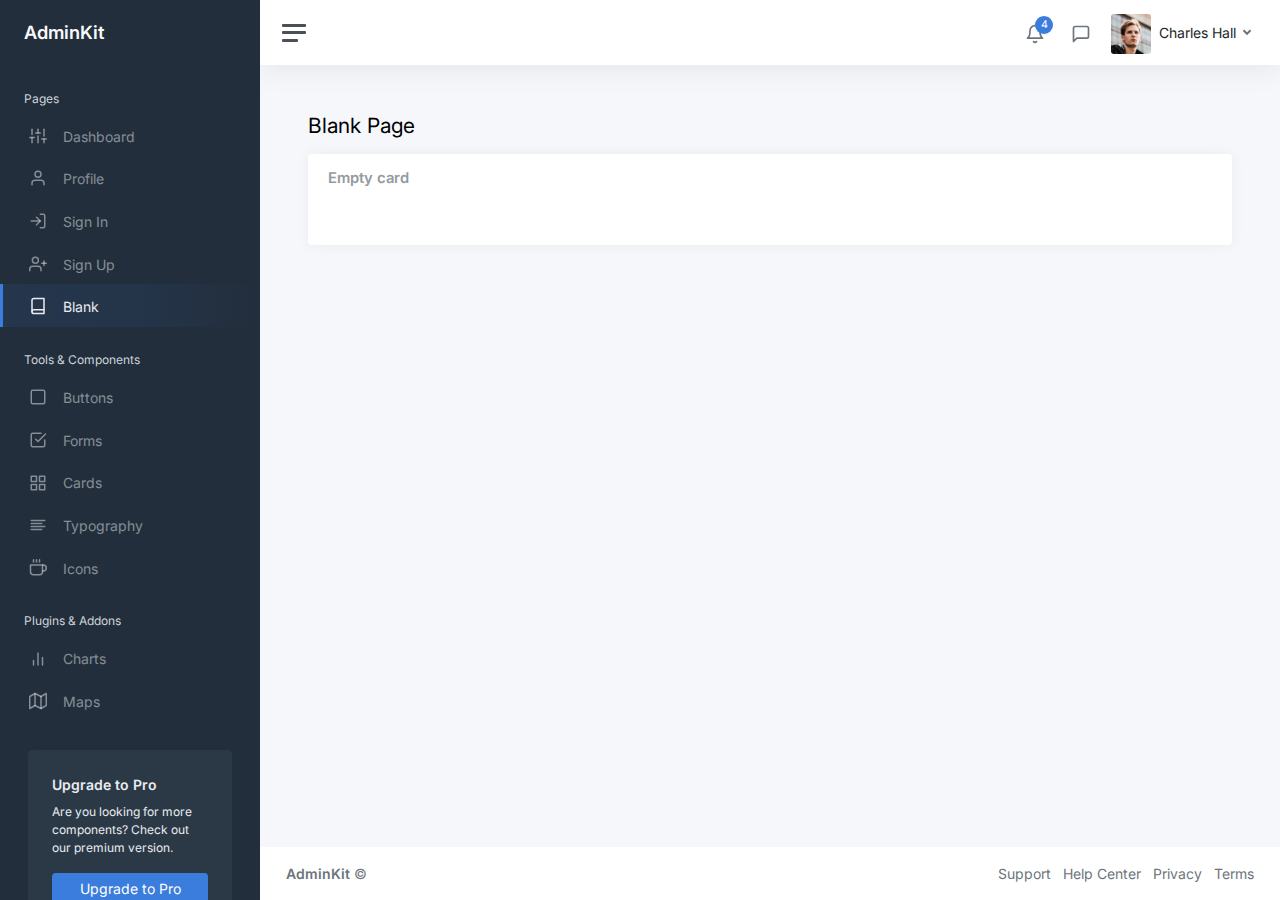
<file: public/adminkit/static/pages-blank.html>
<!DOCTYPE html>
<html lang="en">

<head>
	<meta charset="utf-8">
	<meta http-equiv="X-UA-Compatible" content="IE=edge">
	<meta name="viewport" content="width=device-width, initial-scale=1, shrink-to-fit=no">
	<meta name="description" content="Responsive Admin &amp; Dashboard Template based on Bootstrap 5">
	<meta name="author" content="AdminKit">
	<meta name="keywords" content="adminkit, bootstrap, bootstrap 5, admin, dashboard, template, responsive, css, sass, html, theme, front-end, ui kit, web">

	<link rel="preconnect" href="https://fonts.gstatic.com">
	<link rel="shortcut icon" href="img/icons/icon-48x48.png" />

	<link rel="canonical" href="https://demo-basic.adminkit.io/pages-blank.html" />

	<title>Blank Page | AdminKit Demo</title>

	<link href="css/app.css" rel="stylesheet">
	<link href="https://fonts.googleapis.com/css2?family=Inter:wght@300;400;600&display=swap" rel="stylesheet">
</head>

<body>
	<div class="wrapper">
		<nav id="sidebar" class="sidebar js-sidebar">
			<div class="sidebar-content js-simplebar">
				<a class="sidebar-brand" href="index.html">
          <span class="align-middle">AdminKit</span>
        </a>

				<ul class="sidebar-nav">
					<li class="sidebar-header">
						Pages
					</li>

					<li class="sidebar-item">
						<a class="sidebar-link" href="index.html">
              <i class="align-middle" data-feather="sliders"></i> <span class="align-middle">Dashboard</span>
            </a>
					</li>

					<li class="sidebar-item">
						<a class="sidebar-link" href="pages-profile.html">
              <i class="align-middle" data-feather="user"></i> <span class="align-middle">Profile</span>
            </a>
					</li>

					<li class="sidebar-item">
						<a class="sidebar-link" href="pages-sign-in.html">
              <i class="align-middle" data-feather="log-in"></i> <span class="align-middle">Sign In</span>
            </a>
					</li>

					<li class="sidebar-item">
						<a class="sidebar-link" href="pages-sign-up.html">
              <i class="align-middle" data-feather="user-plus"></i> <span class="align-middle">Sign Up</span>
            </a>
					</li>

					<li class="sidebar-item active">
						<a class="sidebar-link" href="pages-blank.html">
              <i class="align-middle" data-feather="book"></i> <span class="align-middle">Blank</span>
            </a>
					</li>

					<li class="sidebar-header">
						Tools & Components
					</li>

					<li class="sidebar-item">
						<a class="sidebar-link" href="ui-buttons.html">
              <i class="align-middle" data-feather="square"></i> <span class="align-middle">Buttons</span>
            </a>
					</li>

					<li class="sidebar-item">
						<a class="sidebar-link" href="ui-forms.html">
              <i class="align-middle" data-feather="check-square"></i> <span class="align-middle">Forms</span>
            </a>
					</li>

					<li class="sidebar-item">
						<a class="sidebar-link" href="ui-cards.html">
              <i class="align-middle" data-feather="grid"></i> <span class="align-middle">Cards</span>
            </a>
					</li>

					<li class="sidebar-item">
						<a class="sidebar-link" href="ui-typography.html">
              <i class="align-middle" data-feather="align-left"></i> <span class="align-middle">Typography</span>
            </a>
					</li>

					<li class="sidebar-item">
						<a class="sidebar-link" href="icons-feather.html">
              <i class="align-middle" data-feather="coffee"></i> <span class="align-middle">Icons</span>
            </a>
					</li>

					<li class="sidebar-header">
						Plugins & Addons
					</li>

					<li class="sidebar-item">
						<a class="sidebar-link" href="charts-chartjs.html">
              <i class="align-middle" data-feather="bar-chart-2"></i> <span class="align-middle">Charts</span>
            </a>
					</li>

					<li class="sidebar-item">
						<a class="sidebar-link" href="maps-google.html">
              <i class="align-middle" data-feather="map"></i> <span class="align-middle">Maps</span>
            </a>
					</li>
				</ul>

				<div class="sidebar-cta">
					<div class="sidebar-cta-content">
						<strong class="d-inline-block mb-2">Upgrade to Pro</strong>
						<div class="mb-3 text-sm">
							Are you looking for more components? Check out our premium version.
						</div>
						<div class="d-grid">
							<a href="upgrade-to-pro.html" class="btn btn-primary">Upgrade to Pro</a>
						</div>
					</div>
				</div>
			</div>
		</nav>

		<div class="main">
			<nav class="navbar navbar-expand navbar-light navbar-bg">
				<a class="sidebar-toggle js-sidebar-toggle">
          <i class="hamburger align-self-center"></i>
        </a>

				<div class="navbar-collapse collapse">
					<ul class="navbar-nav navbar-align">
						<li class="nav-item dropdown">
							<a class="nav-icon dropdown-toggle" href="#" id="alertsDropdown" data-bs-toggle="dropdown">
								<div class="position-relative">
									<i class="align-middle" data-feather="bell"></i>
									<span class="indicator">4</span>
								</div>
							</a>
							<div class="dropdown-menu dropdown-menu-lg dropdown-menu-end py-0" aria-labelledby="alertsDropdown">
								<div class="dropdown-menu-header">
									4 New Notifications
								</div>
								<div class="list-group">
									<a href="#" class="list-group-item">
										<div class="row g-0 align-items-center">
											<div class="col-2">
												<i class="text-danger" data-feather="alert-circle"></i>
											</div>
											<div class="col-10">
												<div class="text-dark">Update completed</div>
												<div class="text-muted small mt-1">Restart server 12 to complete the update.</div>
												<div class="text-muted small mt-1">30m ago</div>
											</div>
										</div>
									</a>
									<a href="#" class="list-group-item">
										<div class="row g-0 align-items-center">
											<div class="col-2">
												<i class="text-warning" data-feather="bell"></i>
											</div>
											<div class="col-10">
												<div class="text-dark">Lorem ipsum</div>
												<div class="text-muted small mt-1">Aliquam ex eros, imperdiet vulputate hendrerit et.</div>
												<div class="text-muted small mt-1">2h ago</div>
											</div>
										</div>
									</a>
									<a href="#" class="list-group-item">
										<div class="row g-0 align-items-center">
											<div class="col-2">
												<i class="text-primary" data-feather="home"></i>
											</div>
											<div class="col-10">
												<div class="text-dark">Login from 192.186.1.8</div>
												<div class="text-muted small mt-1">5h ago</div>
											</div>
										</div>
									</a>
									<a href="#" class="list-group-item">
										<div class="row g-0 align-items-center">
											<div class="col-2">
												<i class="text-success" data-feather="user-plus"></i>
											</div>
											<div class="col-10">
												<div class="text-dark">New connection</div>
												<div class="text-muted small mt-1">Christina accepted your request.</div>
												<div class="text-muted small mt-1">14h ago</div>
											</div>
										</div>
									</a>
								</div>
								<div class="dropdown-menu-footer">
									<a href="#" class="text-muted">Show all notifications</a>
								</div>
							</div>
						</li>
						<li class="nav-item dropdown">
							<a class="nav-icon dropdown-toggle" href="#" id="messagesDropdown" data-bs-toggle="dropdown">
								<div class="position-relative">
									<i class="align-middle" data-feather="message-square"></i>
								</div>
							</a>
							<div class="dropdown-menu dropdown-menu-lg dropdown-menu-end py-0" aria-labelledby="messagesDropdown">
								<div class="dropdown-menu-header">
									<div class="position-relative">
										4 New Messages
									</div>
								</div>
								<div class="list-group">
									<a href="#" class="list-group-item">
										<div class="row g-0 align-items-center">
											<div class="col-2">
												<img src="img/avatars/avatar-5.jpg" class="avatar img-fluid rounded-circle" alt="Vanessa Tucker">
											</div>
											<div class="col-10 ps-2">
												<div class="text-dark">Vanessa Tucker</div>
												<div class="text-muted small mt-1">Nam pretium turpis et arcu. Duis arcu tortor.</div>
												<div class="text-muted small mt-1">15m ago</div>
											</div>
										</div>
									</a>
									<a href="#" class="list-group-item">
										<div class="row g-0 align-items-center">
											<div class="col-2">
												<img src="img/avatars/avatar-2.jpg" class="avatar img-fluid rounded-circle" alt="William Harris">
											</div>
											<div class="col-10 ps-2">
												<div class="text-dark">William Harris</div>
												<div class="text-muted small mt-1">Curabitur ligula sapien euismod vitae.</div>
												<div class="text-muted small mt-1">2h ago</div>
											</div>
										</div>
									</a>
									<a href="#" class="list-group-item">
										<div class="row g-0 align-items-center">
											<div class="col-2">
												<img src="img/avatars/avatar-4.jpg" class="avatar img-fluid rounded-circle" alt="Christina Mason">
											</div>
											<div class="col-10 ps-2">
												<div class="text-dark">Christina Mason</div>
												<div class="text-muted small mt-1">Pellentesque auctor neque nec urna.</div>
												<div class="text-muted small mt-1">4h ago</div>
											</div>
										</div>
									</a>
									<a href="#" class="list-group-item">
										<div class="row g-0 align-items-center">
											<div class="col-2">
												<img src="img/avatars/avatar-3.jpg" class="avatar img-fluid rounded-circle" alt="Sharon Lessman">
											</div>
											<div class="col-10 ps-2">
												<div class="text-dark">Sharon Lessman</div>
												<div class="text-muted small mt-1">Aenean tellus metus, bibendum sed, posuere ac, mattis non.</div>
												<div class="text-muted small mt-1">5h ago</div>
											</div>
										</div>
									</a>
								</div>
								<div class="dropdown-menu-footer">
									<a href="#" class="text-muted">Show all messages</a>
								</div>
							</div>
						</li>
						<li class="nav-item dropdown">
							<a class="nav-icon dropdown-toggle d-inline-block d-sm-none" href="#" data-bs-toggle="dropdown">
                <i class="align-middle" data-feather="settings"></i>
              </a>

							<a class="nav-link dropdown-toggle d-none d-sm-inline-block" href="#" data-bs-toggle="dropdown">
                <img src="img/avatars/avatar.jpg" class="avatar img-fluid rounded me-1" alt="Charles Hall" /> <span class="text-dark">Charles Hall</span>
              </a>
							<div class="dropdown-menu dropdown-menu-end">
								<a class="dropdown-item" href="pages-profile.html"><i class="align-middle me-1" data-feather="user"></i> Profile</a>
								<a class="dropdown-item" href="#"><i class="align-middle me-1" data-feather="pie-chart"></i> Analytics</a>
								<div class="dropdown-divider"></div>
								<a class="dropdown-item" href="index.html"><i class="align-middle me-1" data-feather="settings"></i> Settings & Privacy</a>
								<a class="dropdown-item" href="#"><i class="align-middle me-1" data-feather="help-circle"></i> Help Center</a>
								<div class="dropdown-divider"></div>
								<a class="dropdown-item" href="#">Log out</a>
							</div>
						</li>
					</ul>
				</div>
			</nav>

			<main class="content">
				<div class="container-fluid p-0">

					<h1 class="h3 mb-3">Blank Page</h1>

					<div class="row">
						<div class="col-12">
							<div class="card">
								<div class="card-header">
									<h5 class="card-title mb-0">Empty card</h5>
								</div>
								<div class="card-body">
								</div>
							</div>
						</div>
					</div>

				</div>
			</main>

			<footer class="footer">
				<div class="container-fluid">
					<div class="row text-muted">
						<div class="col-6 text-start">
							<p class="mb-0">
								<a class="text-muted" href="https://adminkit.io/" target="_blank"><strong>AdminKit</strong></a> &copy;
							</p>
						</div>
						<div class="col-6 text-end">
							<ul class="list-inline">
								<li class="list-inline-item">
									<a class="text-muted" href="https://adminkit.io/" target="_blank">Support</a>
								</li>
								<li class="list-inline-item">
									<a class="text-muted" href="https://adminkit.io/" target="_blank">Help Center</a>
								</li>
								<li class="list-inline-item">
									<a class="text-muted" href="https://adminkit.io/" target="_blank">Privacy</a>
								</li>
								<li class="list-inline-item">
									<a class="text-muted" href="https://adminkit.io/" target="_blank">Terms</a>
								</li>
							</ul>
						</div>
					</div>
				</div>
			</footer>
		</div>
	</div>

	<script src="js/app.js"></script>

</body>

</html>
</file>
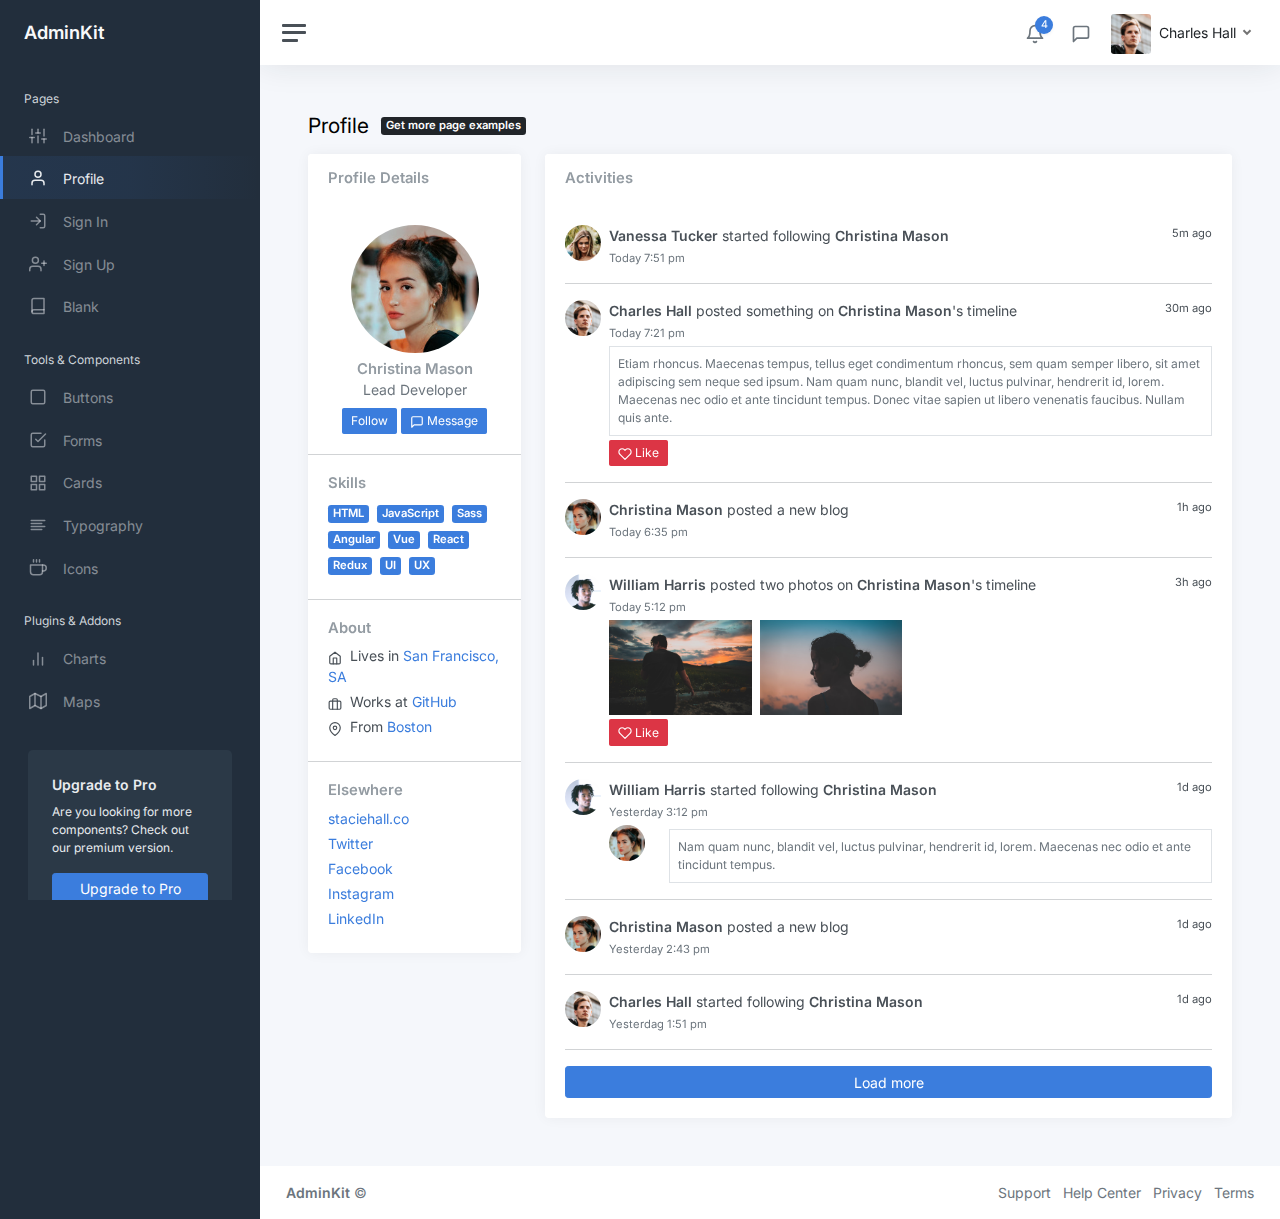
<file: public/adminkit/static/pages-profile.html>
<!DOCTYPE html>
<html lang="en">
    <head>
        <meta charset="utf-8" />
        <meta http-equiv="X-UA-Compatible" content="IE=edge" />
        <meta
            name="viewport"
            content="width=device-width, initial-scale=1, shrink-to-fit=no"
        />
        <meta
            name="description"
            content="Responsive Admin &amp; Dashboard Template based on Bootstrap 5"
        />
        <meta name="author" content="AdminKit" />
        <meta
            name="keywords"
            content="adminkit, bootstrap, bootstrap 5, admin, dashboard, template, responsive, css, sass, html, theme, front-end, ui kit, web"
        />

        <link rel="preconnect" href="https://fonts.gstatic.com" />
        <link rel="shortcut icon" href="img/icons/icon-48x48.png" />

        <link
            rel="canonical"
            href="https://demo-basic.adminkit.io/pages-profile.html"
        />

        <title>Profile | AdminKit Demo</title>

        <link href="css/app.css" rel="stylesheet" />
        <link
            href="https://fonts.googleapis.com/css2?family=Inter:wght@300;400;600&display=swap"
            rel="stylesheet"
        />
    </head>

    <body>
        <div class="wrapper">
            <nav id="sidebar" class="sidebar js-sidebar">
                <div class="sidebar-content js-simplebar">
                    <a class="sidebar-brand" href="index.html">
                        <span class="align-middle">AdminKit</span>
                    </a>

                    <ul class="sidebar-nav">
                        <li class="sidebar-header">Pages</li>

                        <li class="sidebar-item">
                            <a class="sidebar-link" href="index.html">
                                <i
                                    class="align-middle"
                                    data-feather="sliders"
                                ></i>
                                <span class="align-middle">Dashboard</span>
                            </a>
                        </li>

                        <li class="sidebar-item active">
                            <a class="sidebar-link" href="pages-profile.html">
                                <i class="align-middle" data-feather="user"></i>
                                <span class="align-middle">Profile</span>
                            </a>
                        </li>

                        <li class="sidebar-item">
                            <a class="sidebar-link" href="pages-sign-in.html">
                                <i
                                    class="align-middle"
                                    data-feather="log-in"
                                ></i>
                                <span class="align-middle">Sign In</span>
                            </a>
                        </li>

                        <li class="sidebar-item">
                            <a class="sidebar-link" href="pages-sign-up.html">
                                <i
                                    class="align-middle"
                                    data-feather="user-plus"
                                ></i>
                                <span class="align-middle">Sign Up</span>
                            </a>
                        </li>

                        <li class="sidebar-item">
                            <a class="sidebar-link" href="pages-blank.html">
                                <i class="align-middle" data-feather="book"></i>
                                <span class="align-middle">Blank</span>
                            </a>
                        </li>

                        <li class="sidebar-header">Tools & Components</li>

                        <li class="sidebar-item">
                            <a class="sidebar-link" href="ui-buttons.html">
                                <i
                                    class="align-middle"
                                    data-feather="square"
                                ></i>
                                <span class="align-middle">Buttons</span>
                            </a>
                        </li>

                        <li class="sidebar-item">
                            <a class="sidebar-link" href="ui-forms.html">
                                <i
                                    class="align-middle"
                                    data-feather="check-square"
                                ></i>
                                <span class="align-middle">Forms</span>
                            </a>
                        </li>

                        <li class="sidebar-item">
                            <a class="sidebar-link" href="ui-cards.html">
                                <i class="align-middle" data-feather="grid"></i>
                                <span class="align-middle">Cards</span>
                            </a>
                        </li>

                        <li class="sidebar-item">
                            <a class="sidebar-link" href="ui-typography.html">
                                <i
                                    class="align-middle"
                                    data-feather="align-left"
                                ></i>
                                <span class="align-middle">Typography</span>
                            </a>
                        </li>

                        <li class="sidebar-item">
                            <a class="sidebar-link" href="icons-feather.html">
                                <i
                                    class="align-middle"
                                    data-feather="coffee"
                                ></i>
                                <span class="align-middle">Icons</span>
                            </a>
                        </li>

                        <li class="sidebar-header">Plugins & Addons</li>

                        <li class="sidebar-item">
                            <a class="sidebar-link" href="charts-chartjs.html">
                                <i
                                    class="align-middle"
                                    data-feather="bar-chart-2"
                                ></i>
                                <span class="align-middle">Charts</span>
                            </a>
                        </li>

                        <li class="sidebar-item">
                            <a class="sidebar-link" href="maps-google.html">
                                <i class="align-middle" data-feather="map"></i>
                                <span class="align-middle">Maps</span>
                            </a>
                        </li>
                    </ul>

                    <div class="sidebar-cta">
                        <div class="sidebar-cta-content">
                            <strong class="d-inline-block mb-2"
                                >Upgrade to Pro</strong
                            >
                            <div class="mb-3 text-sm">
                                Are you looking for more components? Check out
                                our premium version.
                            </div>
                            <div class="d-grid">
                                <a
                                    href="upgrade-to-pro.html"
                                    class="btn btn-primary"
                                    >Upgrade to Pro</a
                                >
                            </div>
                        </div>
                    </div>
                </div>
            </nav>

            <div class="main">
                <nav class="navbar navbar-expand navbar-light navbar-bg">
                    <a class="sidebar-toggle js-sidebar-toggle">
                        <i class="hamburger align-self-center"></i>
                    </a>

                    <div class="navbar-collapse collapse">
                        <ul class="navbar-nav navbar-align">
                            <li class="nav-item dropdown">
                                <a
                                    class="nav-icon dropdown-toggle"
                                    href="#"
                                    id="alertsDropdown"
                                    data-bs-toggle="dropdown"
                                >
                                    <div class="position-relative">
                                        <i
                                            class="align-middle"
                                            data-feather="bell"
                                        ></i>
                                        <span class="indicator">4</span>
                                    </div>
                                </a>
                                <div
                                    class="dropdown-menu dropdown-menu-lg dropdown-menu-end py-0"
                                    aria-labelledby="alertsDropdown"
                                >
                                    <div class="dropdown-menu-header">
                                        4 New Notifications
                                    </div>
                                    <div class="list-group">
                                        <a href="#" class="list-group-item">
                                            <div
                                                class="row g-0 align-items-center"
                                            >
                                                <div class="col-2">
                                                    <i
                                                        class="text-danger"
                                                        data-feather="alert-circle"
                                                    ></i>
                                                </div>
                                                <div class="col-10">
                                                    <div class="text-dark">
                                                        Update completed
                                                    </div>
                                                    <div
                                                        class="text-muted small mt-1"
                                                    >
                                                        Restart server 12 to
                                                        complete the update.
                                                    </div>
                                                    <div
                                                        class="text-muted small mt-1"
                                                    >
                                                        30m ago
                                                    </div>
                                                </div>
                                            </div>
                                        </a>
                                        <a href="#" class="list-group-item">
                                            <div
                                                class="row g-0 align-items-center"
                                            >
                                                <div class="col-2">
                                                    <i
                                                        class="text-warning"
                                                        data-feather="bell"
                                                    ></i>
                                                </div>
                                                <div class="col-10">
                                                    <div class="text-dark">
                                                        Lorem ipsum
                                                    </div>
                                                    <div
                                                        class="text-muted small mt-1"
                                                    >
                                                        Aliquam ex eros,
                                                        imperdiet vulputate
                                                        hendrerit et.
                                                    </div>
                                                    <div
                                                        class="text-muted small mt-1"
                                                    >
                                                        2h ago
                                                    </div>
                                                </div>
                                            </div>
                                        </a>
                                        <a href="#" class="list-group-item">
                                            <div
                                                class="row g-0 align-items-center"
                                            >
                                                <div class="col-2">
                                                    <i
                                                        class="text-primary"
                                                        data-feather="home"
                                                    ></i>
                                                </div>
                                                <div class="col-10">
                                                    <div class="text-dark">
                                                        Login from 192.186.1.8
                                                    </div>
                                                    <div
                                                        class="text-muted small mt-1"
                                                    >
                                                        5h ago
                                                    </div>
                                                </div>
                                            </div>
                                        </a>
                                        <a href="#" class="list-group-item">
                                            <div
                                                class="row g-0 align-items-center"
                                            >
                                                <div class="col-2">
                                                    <i
                                                        class="text-success"
                                                        data-feather="user-plus"
                                                    ></i>
                                                </div>
                                                <div class="col-10">
                                                    <div class="text-dark">
                                                        New connection
                                                    </div>
                                                    <div
                                                        class="text-muted small mt-1"
                                                    >
                                                        Christina accepted your
                                                        request.
                                                    </div>
                                                    <div
                                                        class="text-muted small mt-1"
                                                    >
                                                        14h ago
                                                    </div>
                                                </div>
                                            </div>
                                        </a>
                                    </div>
                                    <div class="dropdown-menu-footer">
                                        <a href="#" class="text-muted"
                                            >Show all notifications</a
                                        >
                                    </div>
                                </div>
                            </li>
                            <li class="nav-item dropdown">
                                <a
                                    class="nav-icon dropdown-toggle"
                                    href="#"
                                    id="messagesDropdown"
                                    data-bs-toggle="dropdown"
                                >
                                    <div class="position-relative">
                                        <i
                                            class="align-middle"
                                            data-feather="message-square"
                                        ></i>
                                    </div>
                                </a>
                                <div
                                    class="dropdown-menu dropdown-menu-lg dropdown-menu-end py-0"
                                    aria-labelledby="messagesDropdown"
                                >
                                    <div class="dropdown-menu-header">
                                        <div class="position-relative">
                                            4 New Messages
                                        </div>
                                    </div>
                                    <div class="list-group">
                                        <a href="#" class="list-group-item">
                                            <div
                                                class="row g-0 align-items-center"
                                            >
                                                <div class="col-2">
                                                    <img
                                                        src="img/avatars/avatar-5.jpg"
                                                        class="avatar img-fluid rounded-circle"
                                                        alt="Vanessa Tucker"
                                                    />
                                                </div>
                                                <div class="col-10 ps-2">
                                                    <div class="text-dark">
                                                        Vanessa Tucker
                                                    </div>
                                                    <div
                                                        class="text-muted small mt-1"
                                                    >
                                                        Nam pretium turpis et
                                                        arcu. Duis arcu tortor.
                                                    </div>
                                                    <div
                                                        class="text-muted small mt-1"
                                                    >
                                                        15m ago
                                                    </div>
                                                </div>
                                            </div>
                                        </a>
                                        <a href="#" class="list-group-item">
                                            <div
                                                class="row g-0 align-items-center"
                                            >
                                                <div class="col-2">
                                                    <img
                                                        src="img/avatars/avatar-2.jpg"
                                                        class="avatar img-fluid rounded-circle"
                                                        alt="William Harris"
                                                    />
                                                </div>
                                                <div class="col-10 ps-2">
                                                    <div class="text-dark">
                                                        William Harris
                                                    </div>
                                                    <div
                                                        class="text-muted small mt-1"
                                                    >
                                                        Curabitur ligula sapien
                                                        euismod vitae.
                                                    </div>
                                                    <div
                                                        class="text-muted small mt-1"
                                                    >
                                                        2h ago
                                                    </div>
                                                </div>
                                            </div>
                                        </a>
                                        <a href="#" class="list-group-item">
                                            <div
                                                class="row g-0 align-items-center"
                                            >
                                                <div class="col-2">
                                                    <img
                                                        src="img/avatars/avatar-4.jpg"
                                                        class="avatar img-fluid rounded-circle"
                                                        alt="Christina Mason"
                                                    />
                                                </div>
                                                <div class="col-10 ps-2">
                                                    <div class="text-dark">
                                                        Christina Mason
                                                    </div>
                                                    <div
                                                        class="text-muted small mt-1"
                                                    >
                                                        Pellentesque auctor
                                                        neque nec urna.
                                                    </div>
                                                    <div
                                                        class="text-muted small mt-1"
                                                    >
                                                        4h ago
                                                    </div>
                                                </div>
                                            </div>
                                        </a>
                                        <a href="#" class="list-group-item">
                                            <div
                                                class="row g-0 align-items-center"
                                            >
                                                <div class="col-2">
                                                    <img
                                                        src="img/avatars/avatar-3.jpg"
                                                        class="avatar img-fluid rounded-circle"
                                                        alt="Sharon Lessman"
                                                    />
                                                </div>
                                                <div class="col-10 ps-2">
                                                    <div class="text-dark">
                                                        Sharon Lessman
                                                    </div>
                                                    <div
                                                        class="text-muted small mt-1"
                                                    >
                                                        Aenean tellus metus,
                                                        bibendum sed, posuere
                                                        ac, mattis non.
                                                    </div>
                                                    <div
                                                        class="text-muted small mt-1"
                                                    >
                                                        5h ago
                                                    </div>
                                                </div>
                                            </div>
                                        </a>
                                    </div>
                                    <div class="dropdown-menu-footer">
                                        <a href="#" class="text-muted"
                                            >Show all messages</a
                                        >
                                    </div>
                                </div>
                            </li>
                            <li class="nav-item dropdown">
                                <a
                                    class="nav-icon dropdown-toggle d-inline-block d-sm-none"
                                    href="#"
                                    data-bs-toggle="dropdown"
                                >
                                    <i
                                        class="align-middle"
                                        data-feather="settings"
                                    ></i>
                                </a>

                                <a
                                    class="nav-link dropdown-toggle d-none d-sm-inline-block"
                                    href="#"
                                    data-bs-toggle="dropdown"
                                >
                                    <img
                                        src="img/avatars/avatar.jpg"
                                        class="avatar img-fluid rounded me-1"
                                        alt="Charles Hall"
                                    />
                                    <span class="text-dark">Charles Hall</span>
                                </a>
                                <div class="dropdown-menu dropdown-menu-end">
                                    <a
                                        class="dropdown-item"
                                        href="pages-profile.html"
                                        ><i
                                            class="align-middle me-1"
                                            data-feather="user"
                                        ></i>
                                        Profile</a
                                    >
                                    <a class="dropdown-item" href="#"
                                        ><i
                                            class="align-middle me-1"
                                            data-feather="pie-chart"
                                        ></i>
                                        Analytics</a
                                    >
                                    <div class="dropdown-divider"></div>
                                    <a class="dropdown-item" href="index.html"
                                        ><i
                                            class="align-middle me-1"
                                            data-feather="settings"
                                        ></i>
                                        Settings & Privacy</a
                                    >
                                    <a class="dropdown-item" href="#"
                                        ><i
                                            class="align-middle me-1"
                                            data-feather="help-circle"
                                        ></i>
                                        Help Center</a
                                    >
                                    <div class="dropdown-divider"></div>
                                    <a class="dropdown-item" href="#"
                                        >Log out</a
                                    >
                                </div>
                            </li>
                        </ul>
                    </div>
                </nav>

                <main class="content">
                    <div class="container-fluid p-0">
                        <div class="mb-3">
                            <h1 class="h3 d-inline align-middle">Profile</h1>
                            <a
                                class="badge bg-dark text-white ms-2"
                                href="upgrade-to-pro.html"
                            >
                                Get more page examples
                            </a>
                        </div>
                        <div class="row">
                            <div class="col-md-4 col-xl-3">
                                <div class="card mb-3">
                                    <div class="card-header">
                                        <h5 class="card-title mb-0">
                                            Profile Details
                                        </h5>
                                    </div>
                                    <div class="card-body text-center">
                                        <img
                                            src="img/avatars/avatar-4.jpg"
                                            alt="Christina Mason"
                                            class="img-fluid rounded-circle mb-2"
                                            width="128"
                                            height="128"
                                        />
                                        <h5 class="card-title mb-0">
                                            Christina Mason
                                        </h5>
                                        <div class="text-muted mb-2">
                                            Lead Developer
                                        </div>

                                        <div>
                                            <a
                                                class="btn btn-primary btn-sm"
                                                href="#"
                                                >Follow</a
                                            >
                                            <a
                                                class="btn btn-primary btn-sm"
                                                href="#"
                                                ><span
                                                    data-feather="message-square"
                                                ></span>
                                                Message</a
                                            >
                                        </div>
                                    </div>
                                    <hr class="my-0" />
                                    <div class="card-body">
                                        <h5 class="h6 card-title">Skills</h5>
                                        <a
                                            href="#"
                                            class="badge bg-primary me-1 my-1"
                                            >HTML</a
                                        >
                                        <a
                                            href="#"
                                            class="badge bg-primary me-1 my-1"
                                            >JavaScript</a
                                        >
                                        <a
                                            href="#"
                                            class="badge bg-primary me-1 my-1"
                                            >Sass</a
                                        >
                                        <a
                                            href="#"
                                            class="badge bg-primary me-1 my-1"
                                            >Angular</a
                                        >
                                        <a
                                            href="#"
                                            class="badge bg-primary me-1 my-1"
                                            >Vue</a
                                        >
                                        <a
                                            href="#"
                                            class="badge bg-primary me-1 my-1"
                                            >React</a
                                        >
                                        <a
                                            href="#"
                                            class="badge bg-primary me-1 my-1"
                                            >Redux</a
                                        >
                                        <a
                                            href="#"
                                            class="badge bg-primary me-1 my-1"
                                            >UI</a
                                        >
                                        <a
                                            href="#"
                                            class="badge bg-primary me-1 my-1"
                                            >UX</a
                                        >
                                    </div>
                                    <hr class="my-0" />
                                    <div class="card-body">
                                        <h5 class="h6 card-title">About</h5>
                                        <ul class="list-unstyled mb-0">
                                            <li class="mb-1">
                                                <span
                                                    data-feather="home"
                                                    class="feather-sm me-1"
                                                ></span>
                                                Lives in
                                                <a href="#"
                                                    >San Francisco, SA</a
                                                >
                                            </li>

                                            <li class="mb-1">
                                                <span
                                                    data-feather="briefcase"
                                                    class="feather-sm me-1"
                                                ></span>
                                                Works at <a href="#">GitHub</a>
                                            </li>
                                            <li class="mb-1">
                                                <span
                                                    data-feather="map-pin"
                                                    class="feather-sm me-1"
                                                ></span>
                                                From <a href="#">Boston</a>
                                            </li>
                                        </ul>
                                    </div>
                                    <hr class="my-0" />
                                    <div class="card-body">
                                        <h5 class="h6 card-title">Elsewhere</h5>
                                        <ul class="list-unstyled mb-0">
                                            <li class="mb-1">
                                                <a href="#">staciehall.co</a>
                                            </li>
                                            <li class="mb-1">
                                                <a href="#">Twitter</a>
                                            </li>
                                            <li class="mb-1">
                                                <a href="#">Facebook</a>
                                            </li>
                                            <li class="mb-1">
                                                <a href="#">Instagram</a>
                                            </li>
                                            <li class="mb-1">
                                                <a href="#">LinkedIn</a>
                                            </li>
                                        </ul>
                                    </div>
                                </div>
                            </div>

                            <div class="col-md-8 col-xl-9">
                                <div class="card">
                                    <div class="card-header">
                                        <h5 class="card-title mb-0">
                                            Activities
                                        </h5>
                                    </div>
                                    <div class="card-body h-100">
                                        <div class="d-flex align-items-start">
                                            <img
                                                src="img/avatars/avatar-5.jpg"
                                                width="36"
                                                height="36"
                                                class="rounded-circle me-2"
                                                alt="Vanessa Tucker"
                                            />
                                            <div class="flex-grow-1">
                                                <small
                                                    class="float-end text-navy"
                                                    >5m ago</small
                                                >
                                                <strong>Vanessa Tucker</strong>
                                                started following
                                                <strong>Christina Mason</strong
                                                ><br />
                                                <small class="text-muted"
                                                    >Today 7:51 pm</small
                                                ><br />
                                            </div>
                                        </div>

                                        <hr />
                                        <div class="d-flex align-items-start">
                                            <img
                                                src="img/avatars/avatar.jpg"
                                                width="36"
                                                height="36"
                                                class="rounded-circle me-2"
                                                alt="Charles Hall"
                                            />
                                            <div class="flex-grow-1">
                                                <small
                                                    class="float-end text-navy"
                                                    >30m ago</small
                                                >
                                                <strong>Charles Hall</strong>
                                                posted something on
                                                <strong>Christina Mason</strong
                                                >'s timeline<br />
                                                <small class="text-muted"
                                                    >Today 7:21 pm</small
                                                >

                                                <div
                                                    class="border text-sm text-muted p-2 mt-1"
                                                >
                                                    Etiam rhoncus. Maecenas
                                                    tempus, tellus eget
                                                    condimentum rhoncus, sem
                                                    quam semper libero, sit amet
                                                    adipiscing sem neque sed
                                                    ipsum. Nam quam nunc,
                                                    blandit vel, luctus
                                                    pulvinar, hendrerit id,
                                                    lorem. Maecenas nec odio et
                                                    ante tincidunt tempus. Donec
                                                    vitae sapien ut libero
                                                    venenatis faucibus. Nullam
                                                    quis ante.
                                                </div>

                                                <a
                                                    href="#"
                                                    class="btn btn-sm btn-danger mt-1"
                                                    ><i
                                                        class="feather-sm"
                                                        data-feather="heart"
                                                    ></i>
                                                    Like</a
                                                >
                                            </div>
                                        </div>

                                        <hr />
                                        <div class="d-flex align-items-start">
                                            <img
                                                src="img/avatars/avatar-4.jpg"
                                                width="36"
                                                height="36"
                                                class="rounded-circle me-2"
                                                alt="Christina Mason"
                                            />
                                            <div class="flex-grow-1">
                                                <small
                                                    class="float-end text-navy"
                                                    >1h ago</small
                                                >
                                                <strong>Christina Mason</strong>
                                                posted a new blog<br />

                                                <small class="text-muted"
                                                    >Today 6:35 pm</small
                                                >
                                            </div>
                                        </div>

                                        <hr />
                                        <div class="d-flex align-items-start">
                                            <img
                                                src="img/avatars/avatar-2.jpg"
                                                width="36"
                                                height="36"
                                                class="rounded-circle me-2"
                                                alt="William Harris"
                                            />
                                            <div class="flex-grow-1">
                                                <small
                                                    class="float-end text-navy"
                                                    >3h ago</small
                                                >
                                                <strong>William Harris</strong>
                                                posted two photos on
                                                <strong>Christina Mason</strong
                                                >'s timeline<br />
                                                <small class="text-muted"
                                                    >Today 5:12 pm</small
                                                >

                                                <div class="row g-0 mt-1">
                                                    <div
                                                        class="col-6 col-md-4 col-lg-4 col-xl-3"
                                                    >
                                                        <img
                                                            src="img/photos/unsplash-1.jpg"
                                                            class="img-fluid pe-2"
                                                            alt="Unsplash"
                                                        />
                                                    </div>
                                                    <div
                                                        class="col-6 col-md-4 col-lg-4 col-xl-3"
                                                    >
                                                        <img
                                                            src="img/photos/unsplash-2.jpg"
                                                            class="img-fluid pe-2"
                                                            alt="Unsplash"
                                                        />
                                                    </div>
                                                </div>

                                                <a
                                                    href="#"
                                                    class="btn btn-sm btn-danger mt-1"
                                                    ><i
                                                        class="feather-sm"
                                                        data-feather="heart"
                                                    ></i>
                                                    Like</a
                                                >
                                            </div>
                                        </div>

                                        <hr />
                                        <div class="d-flex align-items-start">
                                            <img
                                                src="img/avatars/avatar-2.jpg"
                                                width="36"
                                                height="36"
                                                class="rounded-circle me-2"
                                                alt="William Harris"
                                            />
                                            <div class="flex-grow-1">
                                                <small
                                                    class="float-end text-navy"
                                                    >1d ago</small
                                                >
                                                <strong>William Harris</strong>
                                                started following
                                                <strong>Christina Mason</strong
                                                ><br />
                                                <small class="text-muted"
                                                    >Yesterday 3:12 pm</small
                                                >

                                                <div
                                                    class="d-flex align-items-start mt-1"
                                                >
                                                    <a class="pe-3" href="#">
                                                        <img
                                                            src="img/avatars/avatar-4.jpg"
                                                            width="36"
                                                            height="36"
                                                            class="rounded-circle me-2"
                                                            alt="Christina Mason"
                                                        />
                                                    </a>
                                                    <div class="flex-grow-1">
                                                        <div
                                                            class="border text-sm text-muted p-2 mt-1"
                                                        >
                                                            Nam quam nunc,
                                                            blandit vel, luctus
                                                            pulvinar, hendrerit
                                                            id, lorem. Maecenas
                                                            nec odio et ante
                                                            tincidunt tempus.
                                                        </div>
                                                    </div>
                                                </div>
                                            </div>
                                        </div>

                                        <hr />
                                        <div class="d-flex align-items-start">
                                            <img
                                                src="img/avatars/avatar-4.jpg"
                                                width="36"
                                                height="36"
                                                class="rounded-circle me-2"
                                                alt="Christina Mason"
                                            />
                                            <div class="flex-grow-1">
                                                <small
                                                    class="float-end text-navy"
                                                    >1d ago</small
                                                >
                                                <strong>Christina Mason</strong>
                                                posted a new blog<br />
                                                <small class="text-muted"
                                                    >Yesterday 2:43 pm</small
                                                >
                                            </div>
                                        </div>

                                        <hr />
                                        <div class="d-flex align-items-start">
                                            <img
                                                src="img/avatars/avatar.jpg"
                                                width="36"
                                                height="36"
                                                class="rounded-circle me-2"
                                                alt="Charles Hall"
                                            />
                                            <div class="flex-grow-1">
                                                <small
                                                    class="float-end text-navy"
                                                    >1d ago</small
                                                >
                                                <strong>Charles Hall</strong>
                                                started following
                                                <strong>Christina Mason</strong
                                                ><br />
                                                <small class="text-muted"
                                                    >Yesterdag 1:51 pm</small
                                                >
                                            </div>
                                        </div>

                                        <hr />
                                        <div class="d-grid">
                                            <a href="#" class="btn btn-primary"
                                                >Load more</a
                                            >
                                        </div>
                                    </div>
                                </div>
                            </div>
                        </div>
                    </div>
                </main>

                <footer class="footer">
                    <div class="container-fluid">
                        <div class="row text-muted">
                            <div class="col-6 text-start">
                                <p class="mb-0">
                                    <a
                                        class="text-muted"
                                        href="https://adminkit.io/"
                                        target="_blank"
                                        ><strong>AdminKit</strong></a
                                    >
                                    &copy;
                                </p>
                            </div>
                            <div class="col-6 text-end">
                                <ul class="list-inline">
                                    <li class="list-inline-item">
                                        <a
                                            class="text-muted"
                                            href="https://adminkit.io/"
                                            target="_blank"
                                            >Support</a
                                        >
                                    </li>
                                    <li class="list-inline-item">
                                        <a
                                            class="text-muted"
                                            href="https://adminkit.io/"
                                            target="_blank"
                                            >Help Center</a
                                        >
                                    </li>
                                    <li class="list-inline-item">
                                        <a
                                            class="text-muted"
                                            href="https://adminkit.io/"
                                            target="_blank"
                                            >Privacy</a
                                        >
                                    </li>
                                    <li class="list-inline-item">
                                        <a
                                            class="text-muted"
                                            href="https://adminkit.io/"
                                            target="_blank"
                                            >Terms</a
                                        >
                                    </li>
                                </ul>
                            </div>
                        </div>
                    </div>
                </footer>
            </div>
        </div>

        <script src="js/app.js"></script>
    </body>
</html>
</file>
